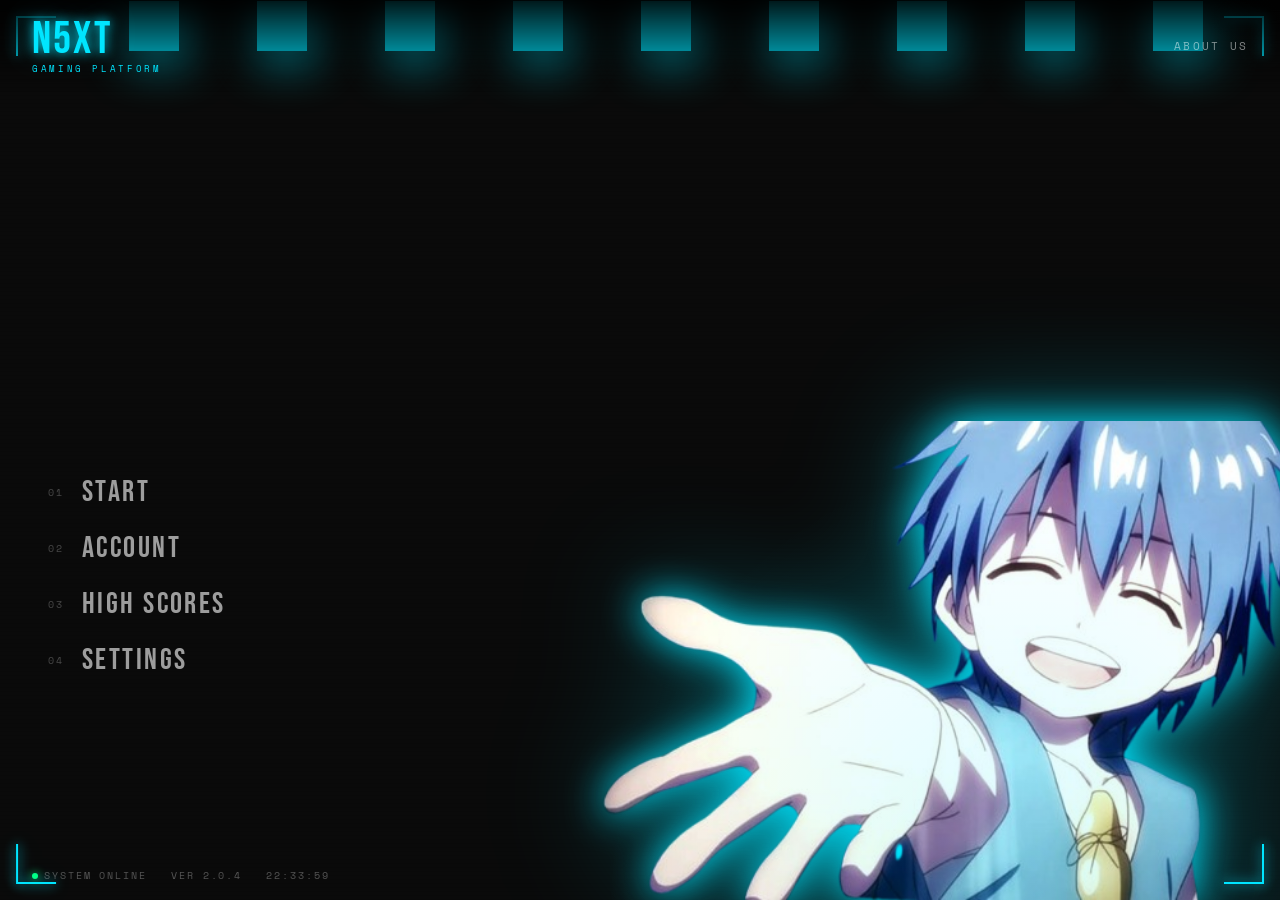
<file: index.html>
<!DOCTYPE html>
<html lang="en">
<head>
    <meta charset="UTF-8">
    <meta name="viewport" content="width=device-width, initial-scale=1.0">
    <title>N5XT</title>
    <link rel="stylesheet" href="Main/design.css">
    <link rel="preconnect" href="https://fonts.googleapis.com">
    <link rel="preconnect" href="https://fonts.gstatic.com" crossorigin>
    <link href="https://fonts.googleapis.com/css2?family=Space+Mono:ital,wght@0,400;0,700;1,400&family=Bebas+Neue&family=Source+Code+Pro:wght@300;400;600&display=swap" rel="stylesheet">
    <link rel="stylesheet" href="https://fonts.cdnfonts.com/css/ica-rubrik-black">
</head>
<body>
    <div id="Gefx">
            <span style="--x:2.5s; --posl:10%;"></span>
            <span style="--x:1.9s; --posl:20%;"></span>
            <span style="--x:2s; --posl:30%;"></span>
            <span style="--x:3s; --posl:40%;"></span>
            <span style="--x:4.3s; --posl:50%;"></span>
            <span style="--x:4.9s; --posl:60%;"></span>
            <span style="--x:2.2s; --posl:70%;"></span>
            <span style="--x:1.5s; --posl:80%;"></span>
            <span style="--x:4.5s; --posl:90%;"></span>
    </div>

    <!-- Screen wipe transition -->
    <div id="HIDE"></div>

    <!-- Particle background -->
    <canvas id="particles"></canvas>

    <!-- Scanline overlay -->
    <div id="scanlines"></div>

    <!-- Corner decorations -->
    <div class="corner corner-tl"></div>
    <div class="corner corner-tr"></div>
    <div class="corner corner-bl"></div>
    <div class="corner corner-br"></div>

    <!-- Header -->
    <header id="header">
        <div id="logo">
            <span class="logo-main">N5XT</span>
            <span class="logo-sub">GAMING PLATFORM</span>
        </div>
        <nav id="top-nav">
            <div class="nav-link" onclick="abt()">About Us</div>
            <button id="logout-btn" onclick="Logout()">[ LOGOUT ]</button>
        </nav>
    </header>

    <!-- Hero character image -->
    <div id="hero-img">
        <img src="Image/cool.png" id="imgr" alt="Character">
        <div id="hero-glow"></div>
    </div>

    <!-- Status bar -->
    <div id="status-bar">
        <span class="status-item"><span class="status-dot"></span>SYSTEM ONLINE</span>
        <span class="status-item">VER 2.0.4</span>
        <span class="status-item" id="clock"></span>
    </div>

    <!-- Main menu -->
    <nav id="main-menu">
        <div class="menu-label"></div>
        <button class="menu-btn" onclick="startups()">
            <span class="btn-index">01</span>
            <span class="btn-text">START</span>
            <span class="btn-arrow">→</span>
        </button>
        <button class="menu-btn" onclick="account()">
            <span class="btn-index">02</span>
            <span class="btn-text">ACCOUNT</span>
            <span class="btn-arrow">→</span>
        </button>
        <button class="menu-btn" onclick="Scores()">
            <span class="btn-index">03</span>
            <span class="btn-text">HIGH SCORES</span>
            <span class="btn-arrow">→</span>
        </button>
        <button class="menu-btn" onclick="Settings()">
            <span class="btn-index">04</span>
            <span class="btn-text">SETTINGS</span>
            <span class="btn-arrow">→</span>
        </button>
    </nav>

    <!-- Game selection overlay -->
    <div id="game-overlay">
        <div id="game-overlay-inner">
            <div id="overlay-header">
                <h2>SELECT GAME</h2>
                <button id="overlay-close" onclick="closeOverlay()">✕ CLOSE</button>
            </div>
            <div id="game-grid">
                <div class="game-card" style="--img:url('../Image/card.jpeg')" onmouseover="hoverText(0)" onclick="Blackjack()">
                    <div class="card-bg"></div>
                    <div class="card-shimmer"></div>
                    <div class="card-content">
                        <span class="card-num">01</span>
                        <h3 class="card-title">BLACK JACK</h3>
                        <p class="card-tag">CARD GAME</p>
                    </div>
                    <div class="card-hover-bar"></div>
                </div>
                <div class="game-card" style="--img:url('../Image/TTT.jpg')" onmouseover="hoverText(1)" onclick="TTT()">
                    <div class="card-bg"></div>
                    <div class="card-shimmer"></div>
                    <div class="card-content">
                        <span class="card-num">02</span>
                        <h3 class="card-title">TIC TAC TOE</h3>
                        <p class="card-tag">STRATEGY</p>
                    </div>
                    <div class="card-hover-bar"></div>
                </div>
                <div class="game-card" style="--img:url('../Image/pingpong.png')" onmouseover="hoverText(2)" onclick="pingpong()">
                    <div class="card-bg"></div>
                    <div class="card-shimmer"></div>
                    <div class="card-content">
                        <span class="card-num">03</span>
                        <h3 class="card-title">PING PONG</h3>
                        <p class="card-tag">STRATEGY</p>
                    </div>
                    <div class="card-hover-bar"></div>  
                </div>
                <div class="game-card" style="--img:url('../Image/Jumpy.png')" onmouseover="hoverText(3)" onclick="bird()">
                    <div class="card-bg"></div>
                    <div class="card-shimmer"></div>
                    <div class="card-content">
                        <span class="card-num">04</span>
                        <h3 class="card-title">Jump Bird</h3>
                        <p class="card-tag">FUN</p>
                    </div>
                </div>
                <div class="game-card" style="--img:url('../Image/Dodgy.png')" onmouseover="hoverText(4)" onclick="Dodge()">
                    <div class="card-bg"></div>
                    <div class="card-shimmer"></div>
                    <div class="card-content">
                        <span class="card-num">05</span>
                        <h3 class="card-title">DEFLECT</h3>
                        <p class="card-tag">FAST PACED</p>
                    </div>
                </div>
            </div>
            <!-- Game info panel -->
            <div id="game-info-panel">
                <div id="game-info-name">—</div>
                <div id="game-info-desc">Hover a game to see details.</div>
            </div>
        </div>
    </div>
    <div id="settings-overlay">
        <div id="settings-overlay-inner">
            <h1>SETTINGS</h1>
            <div id="line"></div>
            <div id="settings-main">
                <!-- Color Wheel Setting -->
                <div class="setting-item">
                    <label for="color-wheel">Theme Color</label>
                    <input type="color" id="color-wheel" name="colorWheel" value="#3498db">
                </div>

                <!-- Save Button -->
                <button id="save-settings" class="save-btn">Save Settings</button>
                <div id="save-status"></div>
            </div>
        </div>
    </div>

    <div class="about" id="about">
        <div class="Header">About Us</div>
        <div class="Body">

Our team at Group N5XT consists of first year students who are passionate about developing simple and enjoyable web experiences. As a part of our school work, we built a mini game website inspired by Friv type of platforms.
<br>
<br>
The website contains 5 different games all of which aim to be simple so that anyone can play them and have a good time. The main focus of the project is to merge the ideas and programming skills of the team members while at the same time providing an interactive experience.
<br>
<br>
We intentionally kept the website layout simple so that users can easily move from one game to another and even see what else we have created.

</div>
    </div>
    <div id="toast-container" class="toast-container"></div>
    <script src="Main/code.js"></script>
</body>
</html>
</file>
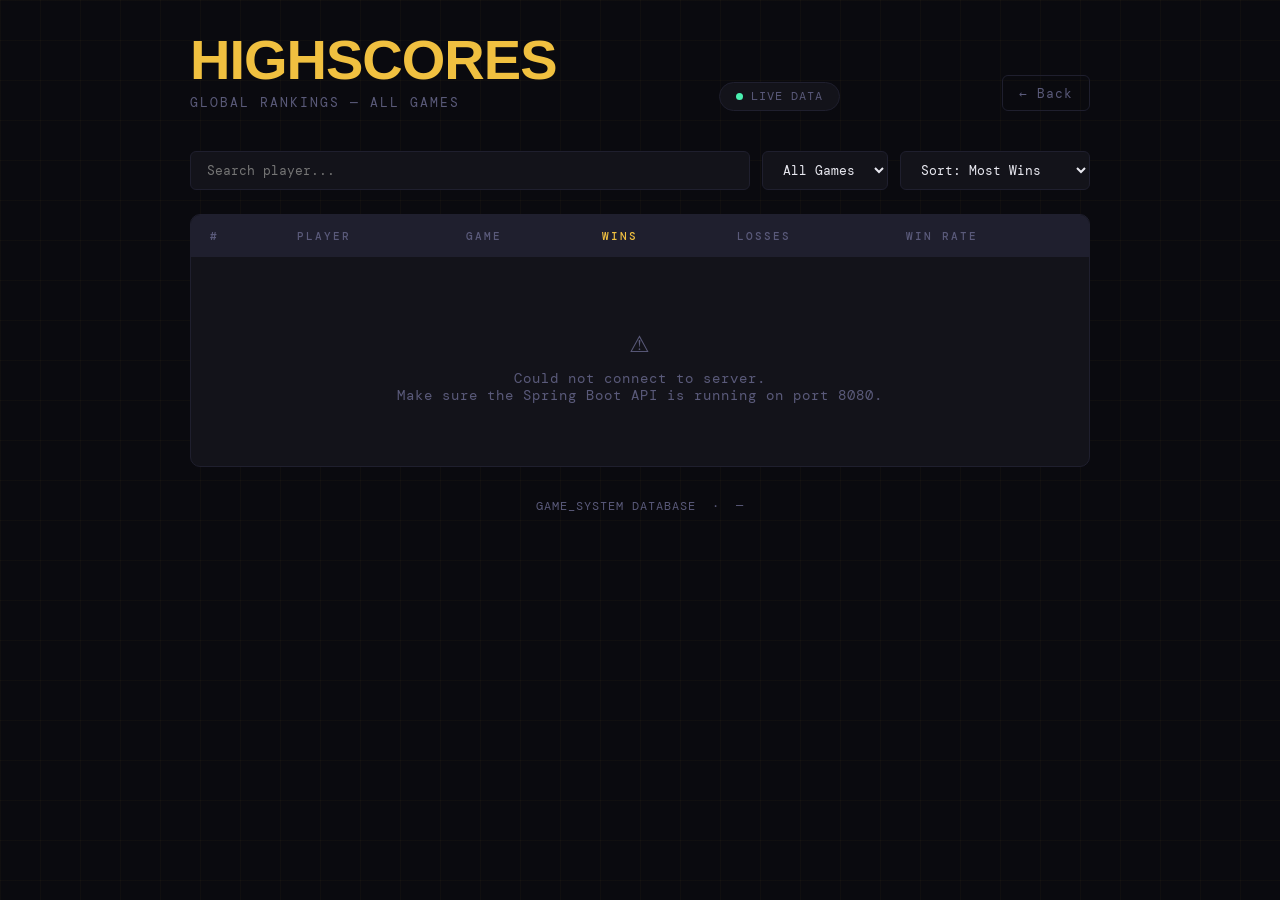
<file: highscores.html>
<html>
    <head>
        <meta charset="UTF-8"/>
        <meta name="viewport" content="width=device-width, initial-scale=1.0"/>
        <title>Highscores</title>
        <link href="https://fonts.googleapis.com/css2?family=Syne:wght@700;800&family=DM+Mono:wght@400;500&display=swap" rel="stylesheet"/>
        <link rel="stylesheet" href="Main/highscores.css">
    </head>
    <body>
        <div class="wrapper">
        <header>
            <div class="title-block">
            <h1>HIGHSCORES</h1>
            <p>Global Rankings — All Games</p>
            </div>
            <div class="live-badge"><span class="dot"></span>Live Data</div>
            <button class="back-btn" onclick="goBack()">← Back</button>
        </header>

        <div class="controls">
            <input type="text" id="searchInput" placeholder="Search player..." oninput="renderTable()"/>
            <select id="gameFilter" onchange="renderTable()">
            <option value="">All Games</option>
            </select>
            <select id="sortBy" onchange="renderTable()">
                <option value="wins">Sort: Most Wins</option>
                <option value="winrate">Sort: Win Rate</option>
                <option value="losses">Sort: Most Losses</option>
                <option value="total">Sort: Total Games</option>
            </select>
        </div>

        <div class="table-wrap">
            <table>
            <thead>
                <tr>
                <th>#</th>
                <th>Player</th>
                <th>Game</th>
                <!-- FIX: Pass `this` so setSortCol knows which <th> to mark as sorted -->
                <th class="sortable sorted" onclick="setSortCol('wins', this)">Wins</th>
                <th class="sortable" onclick="setSortCol('losses', this)">Losses</th>
                <th>Win Rate</th>
                </tr>
            </thead>
            <tbody id="tableBody">
                <tr><td colspan="6"><div class="state-msg"><div class="spinner"></div></div></td></tr>
            </tbody>
            </table>
        </div>

        <footer>GAME_SYSTEM DATABASE &nbsp;·&nbsp; <span id="lastUpdated">—</span></footer>
        </div>

        <script src="Main/highscores.js"></script>
    </body>
</html>
</file>
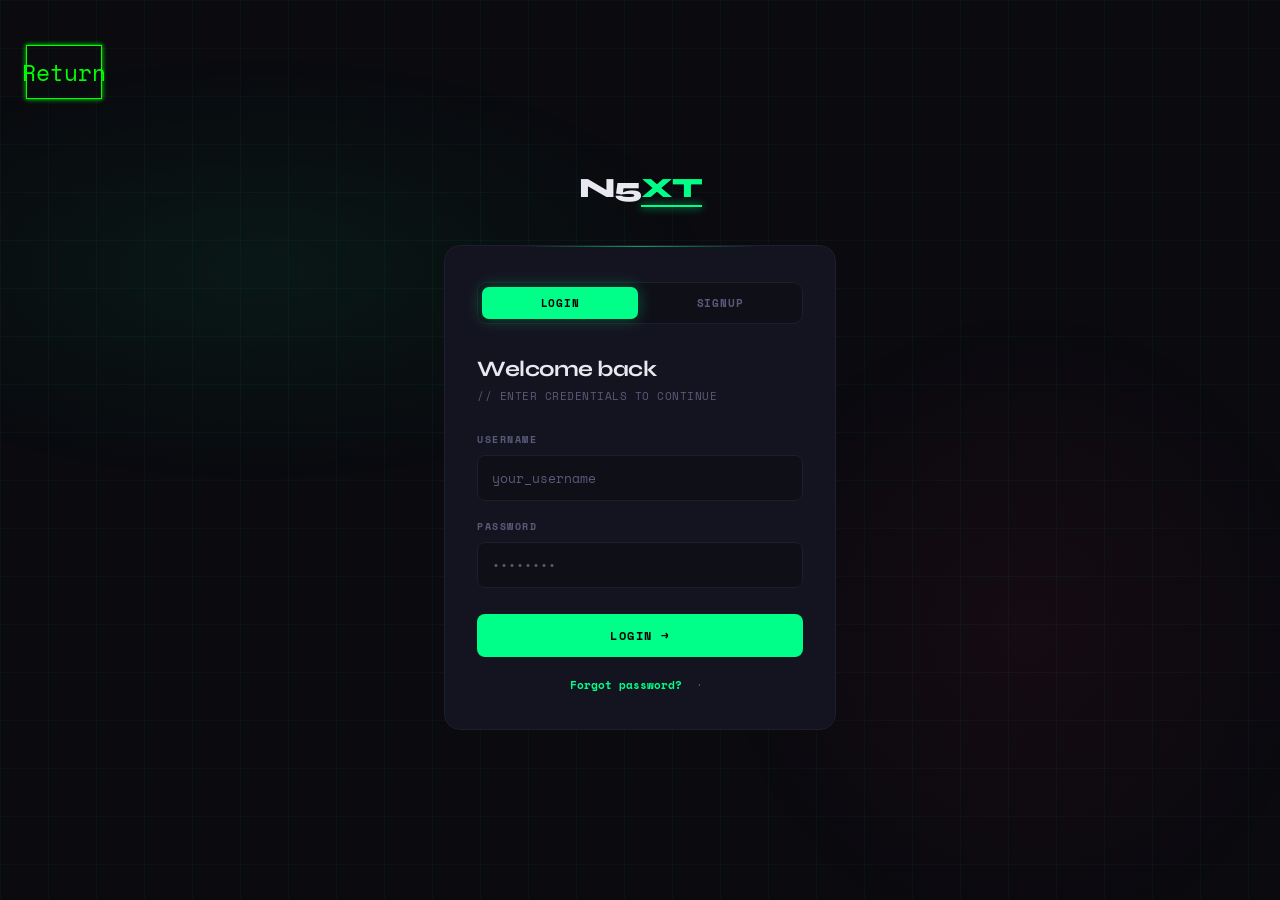
<file: Login.html>
<!DOCTYPE html>
<html lang="en">
  <head>
    <meta charset="UTF-8"/>
    <meta name="viewport" content="width=device-width, initial-scale=1.0"/>
    <title>N5XT — Login</title>
    <link rel="stylesheet" href="Login/style.css"/>
  </head>
  <body>

    <div class="wrapper">
      <div class="logo">N5<span>XT</span></div>

      <div class="card" id="mainCard">

        <!-- TABS -->
        <div class="tabs" id="mainTabs">
          <button class="tab active" onclick="switchTabAndSwitch('login')">LOGIN</button>
          <button class="tab" onclick="switchTabAndSwitch('signup')">SIGNUP</button>
        </div>

        <!-- ═══════════ LOGIN ═══════════ -->
        <div class="page active" id="page-login">
          <div class="card-title">Welcome back</div>
          <div class="card-sub">// ENTER CREDENTIALS TO CONTINUE</div>

          <div class="field">
            <label>Username</label>
            <input type="text" id="login-user" placeholder="your_username" autocomplete="username"/>
          </div>
          <div class="field">
            <label>Password</label>
            <input type="password" id="login-pass" placeholder="••••••••" autocomplete="current-password"/>
          </div>

          <button class="btn" onclick="doLogin(this)">LOGIN →</button>

          <div class="link-row">
            <a onclick="switchPage('otp')">Forgot password?</a>
            &nbsp;·&nbsp;
          </div>
        </div>

        <!-- ═══════════ SIGNUP ═══════════ -->
        <div class="page" id="page-signup">
          <div class="card-title">Create account</div>
          <div class="card-sub">// JOIN THE LEADERBOARD</div>

          <div class="field">
            <label>Username</label>
            <input type="text" id="su-user" placeholder="cool_username"/>
          </div>
          <div class="field">
            <label>Email</label>
            <input type="email" id="su-email" placeholder="you@example.com"/>
          </div>
          <div class="field">
            <label>Password</label>
            <input type="password" id="su-pass" placeholder="••••••••"
                  oninput="updateStrength(this.value)"/>
            <div class="strength-bar">
              <div class="strength-seg" id="seg1"></div>
              <div class="strength-seg" id="seg2"></div>
              <div class="strength-seg" id="seg3"></div>
              <div class="strength-seg" id="seg4"></div>
            </div>
            <div class="strength-label" id="strength-label">Type a password</div>
          </div>

          <button class="btn" onclick="doSignup(this)">CREATE ACCOUNT →</button>

          <div class="link-row">
            Already have an account? <a onclick="switchTabAndSwitch('login')">Log in</a>
          </div>
        </div>

        <!-- ═══════════ FORGOT PASSWORD — Email + OTP ═══════════ -->
        <div class="page" id="page-otp">
          <div class="card-title">Verify identity</div>
          <div class="card-sub">// RESET YOUR PASSWORD</div>

          <div class="field">
            <label>Email address</label>
            <input type="email" id="otp-email" placeholder="you@example.com"/>
          </div>

          <button class="btn btn-ghost" style="margin-bottom:8px" onclick="sendOtp(this)">
            SEND OTP →
          </button>

          <div class="divider">ENTER CODE</div>

          <p class="otp-hint">Enter the 6-digit code sent to your email</p>
          <div class="otp-group" id="otpInputs">
            <input type="text" maxlength="1"
                  oninput="otpNext(this,0,'otpInputs')" onkeydown="otpBack(event,0,'otpInputs')" onpaste="handleOtpPaste(event,'otpInputs')"/>
            <input type="text" maxlength="1"
                  oninput="otpNext(this,1,'otpInputs')" onkeydown="otpBack(event,1,'otpInputs')" onpaste="handleOtpPaste(event,'otpInputs')"/>
            <input type="text" maxlength="1"
                  oninput="otpNext(this,2,'otpInputs')" onkeydown="otpBack(event,2,'otpInputs')" onpaste="handleOtpPaste(event,'otpInputs')"/>
            <input type="text" maxlength="1"
                  oninput="otpNext(this,3,'otpInputs')" onkeydown="otpBack(event,3,'otpInputs')" onpaste="handleOtpPaste(event,'otpInputs')"/>
            <input type="text" maxlength="1"
                  oninput="otpNext(this,4,'otpInputs')" onkeydown="otpBack(event,4,'otpInputs')" onpaste="handleOtpPaste(event,'otpInputs')"/>
            <input type="text" maxlength="1"
                  oninput="otpNext(this,5,'otpInputs')" onkeydown="otpBack(event,5,'otpInputs')" onpaste="handleOtpPaste(event,'otpInputs')"/>
          </div>

          <button class="btn" onclick="verifyOtp(this)">VERIFY CODE →</button>

          <div class="resend-row">
            Didn't get it?
            <button class="resend-btn" id="forgotResendBtn" onclick="resendForgotOtp()" disabled>
              Resend in <span id="countdown">60</span>s
            </button>
          </div>

          <div class="link-row"><a onclick="switchPage('login')">← Back to login</a></div>
        </div>

        <!-- ═══════════ CHANGE PASSWORD ═══════════ -->
        <div class="page" id="page-changepass">
          <div class="card-title">New password</div>
          <div class="card-sub">// SET YOUR NEW CREDENTIALS</div>

          <div class="field">
            <label>New password</label>
            <input type="password" id="cp-new" placeholder="••••••••"
                  oninput="updateStrength2(this.value)"/>
            <div class="strength-bar">
              <div class="strength-seg" id="cseg1"></div>
              <div class="strength-seg" id="cseg2"></div>
              <div class="strength-seg" id="cseg3"></div>
              <div class="strength-seg" id="cseg4"></div>
            </div>
            <div class="strength-label" id="cstrength-label">Type a password</div>
          </div>
          <div class="field">
            <label>Confirm password</label>
            <input type="password" id="cp-confirm" placeholder="••••••••"/>
          </div>

          <button class="btn" onclick="doChangePass(this)">UPDATE PASSWORD →</button>
          <div class="link-row"><a onclick="switchPage('login')">← Cancel</a></div>
        </div>

      </div><!-- /card -->
    </div><!-- /wrapper -->

    <!-- ═══════════ OTP POPUP MODAL (login & signup) ═══════════ -->
    <div class="modal-backdrop" id="modal-backdrop">
      <div class="modal">
        <button class="modal-close" onclick="closeOtpModal()">✕ ESC</button>

        <div class="modal-icon">🔐</div>
        <div class="modal-title">Check your email</div>
        <p class="modal-sub">
          We sent a 6-digit code to<br/>
          <span id="modal-email-display"></span>
        </p>

        <div class="otp-group" id="modalOtpInputs">
          <input type="text" maxlength="1"
                oninput="otpNext(this,0,'modalOtpInputs')" onkeydown="otpBack(event,0,'modalOtpInputs')" onpaste="handleOtpPaste(event,'modalOtpInputs')"/>
          <input type="text" maxlength="1"
                oninput="otpNext(this,1,'modalOtpInputs')" onkeydown="otpBack(event,1,'modalOtpInputs')" onpaste="handleOtpPaste(event,'modalOtpInputs')"/>
          <input type="text" maxlength="1"
                oninput="otpNext(this,2,'modalOtpInputs')" onkeydown="otpBack(event,2,'modalOtpInputs')" onpaste="handleOtpPaste(event,'modalOtpInputs')"/>
          <input type="text" maxlength="1"
                oninput="otpNext(this,3,'modalOtpInputs')" onkeydown="otpBack(event,3,'modalOtpInputs')" onpaste="handleOtpPaste(event,'modalOtpInputs')"/>
          <input type="text" maxlength="1"
                oninput="otpNext(this,4,'modalOtpInputs')" onkeydown="otpBack(event,4,'modalOtpInputs')" onpaste="handleOtpPaste(event,'modalOtpInputs')"/>
          <input type="text" maxlength="1"
                oninput="otpNext(this,5,'modalOtpInputs')" onkeydown="otpBack(event,5,'modalOtpInputs')" onpaste="handleOtpPaste(event,'modalOtpInputs')"/>
        </div>

        <button class="btn" onclick="verifyModalOtp(this)">VERIFY & CONTINUE →</button>

        <div class="modal-resend">
          Didn't get it?
          <button id="modal-resend-btn" onclick="modalResendOtp()" disabled>
            Resend in <span id="modal-countdown">60</span>s
          </button>
        </div>
      </div>
    </div>

      <!-- TOAST -->
      <div class="toast" id="toast">
        <div class="toast-dot"></div>
        <span id="toast-msg"></span>
      </div>

      <div class="return" id="return" onclick="window.location.href = 'index.html'">Return</div>
    <script src="Login/script.js"></script>
  </body>
</html>
</file>
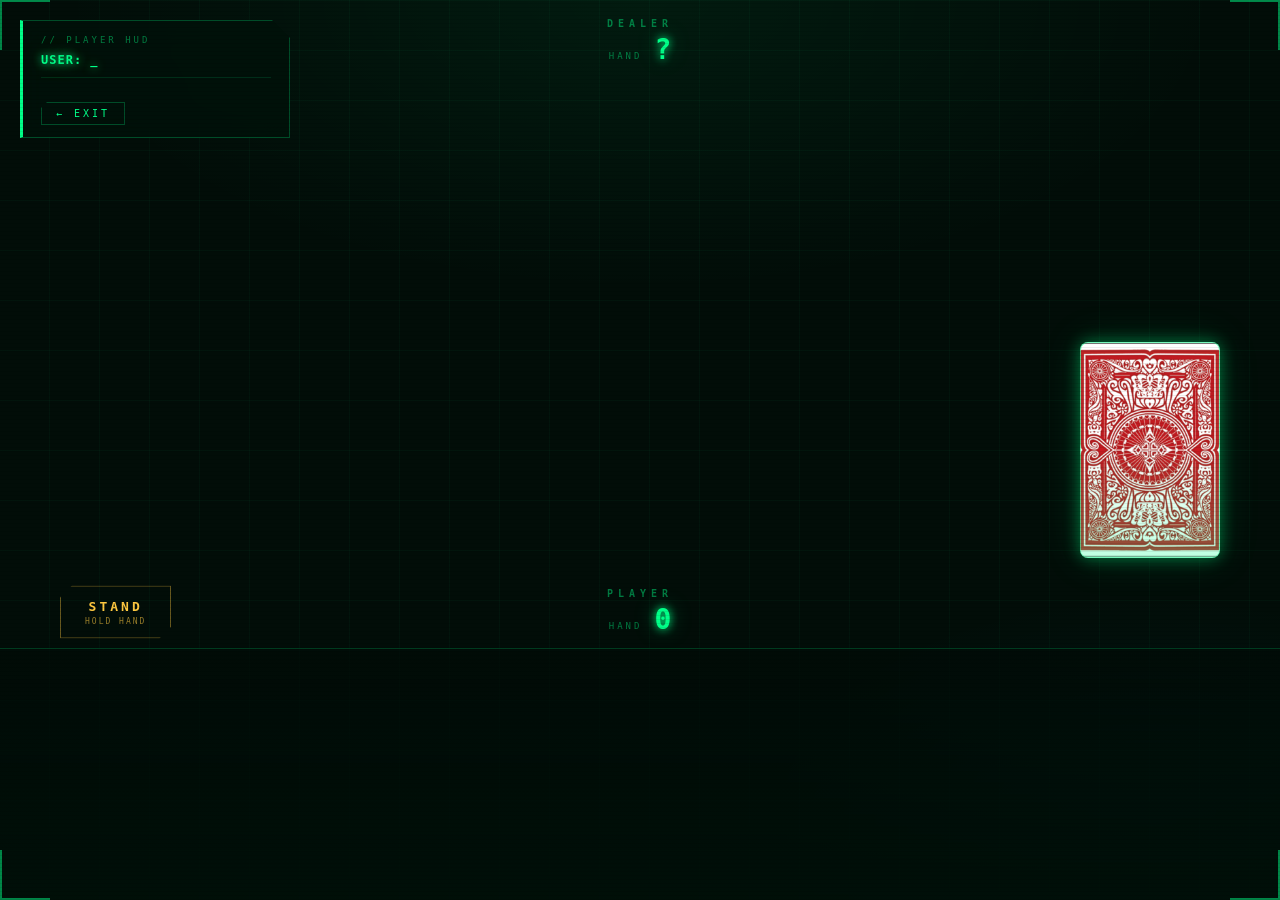
<file: Games/Blackjack/Blackjack.html>
<html>
    <head>
        <meta charset="UTF-8">
        <meta name="viewport" content="width=device-width, initial-scale=1.0">
        <title>BLACKJACK // CYBER</title>
        <link rel="stylesheet" href="Blackjack.css">
        <link rel="stylesheet" href="keyframes.css">
    </head>
    <body>

        <!-- Intro wipe -->
        <div id="HIDE"></div>

        <!-- Scanline overlay -->
        <div id="scanlines"></div>

        <!-- Corner decorations -->
        <div class="corner tl"></div>
        <div class="corner tr"></div>
        <div class="corner bl"></div>
        <div class="corner br"></div>

        <!-- HUD Panel -->
        <div id="Window">
            <div class="hud-label">// PLAYER HUD</div>
            <div id="user_tag">USER: <span id="uname_val"><span class="blink">_</span></span></div>

            <button id="back" onclick="returnn()">&#x2190; EXIT</button>
        </div>

        <!-- Enemy zone -->
        <div id="enemy_zone">
            <div class="zone-label">DEALER</div>
            <div id="enemy_score_display">
                <span class="zone-sub">HAND</span>
                <span id="enemy_total" class="hand-total">?</span>
            </div>
            <div id="enemy_c"></div>
        </div>

        <!-- Middle hit button -->
        <div id="hit_zone">
            <button onclick="callHit()" id="hit" class="hit">

            </button>
        </div>

        <!-- Player hand label -->
        <div id="player_zone_label">
            <div class="zone-label">PLAYER</div>
            <div id="player_score_display">
                <span class="zone-sub">HAND</span>
                <span id="player_total" class="hand-total">0</span>
            </div>
        </div>

        <!-- Player card tray -->
        <div id="user_deck">
            <div id="Card_c"></div>
        </div>

        <!-- Stand button -->
        <button onclick="callStand()" id="stand">
            <span>STAND</span>
            <span class="btn-sub">HOLD HAND</span>
        </button>

        <!-- Result overlay -->
        <div id="result-overlay">
            <div id="result-box">
                <div id="result-tag"></div>
                <div id="result-title"></div>
                <div id="result-detail"></div>
                <button id="result-btn" onclick="dismissResult()">[ NEXT ROUND ]</button>
            </div>
        </div>

        <script src="../MainJs.js"></script>
        <script src="BJD.js"></script>
        <script src="Blackjack.js"></script>
        <script src="Css.js"></script>
    </body>
</html>
</file>
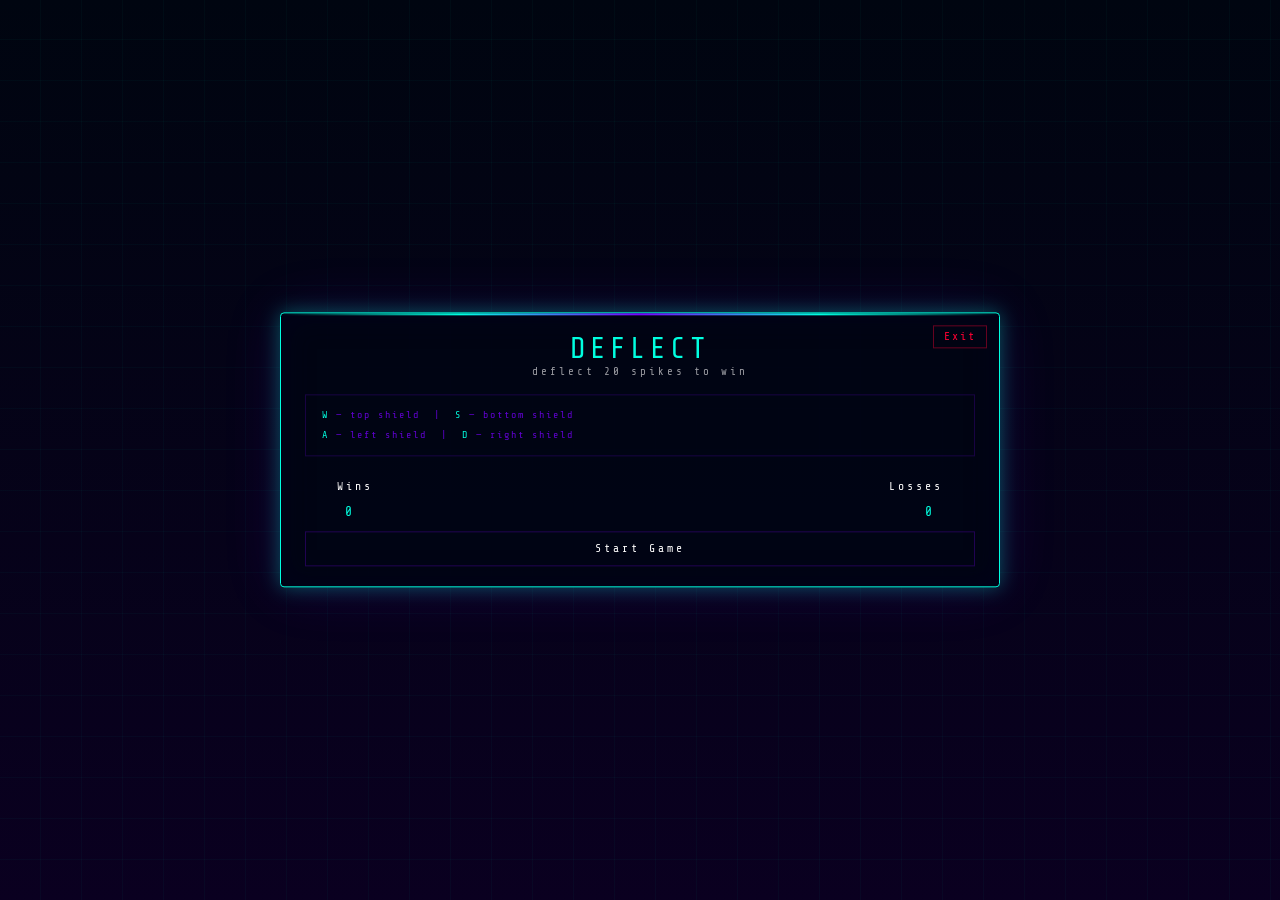
<file: Games/Dodgy/Dodge.html>
<html>
    <head>
        <title>Dodge</title>
        <link rel="stylesheet" href="Dodge.css">
    </head>
    <body>

        <!-- MAIN MENU -->
        <div class="menu active" id="menu">
            <button class="exit" onclick="window.location.href = '../../index.html'">Exit</button>
            DEFLECT
            <div class="subtitle">deflect 20 spikes to win</div>

            <div class="controls">
                <span>W</span> — top shield &nbsp;|&nbsp; <span>S</span> — bottom shield<br>
                <span>A</span> — left shield &nbsp;|&nbsp; <span>D</span> — right shield
            </div>

            <div id="text-score">
                <div style="display:flex;justify-content:space-between;padding:12px 32px;font-size:40%;color:#fff;letter-spacing:3px;">
                    <div>Wins</div><div>Losses</div>
                </div>
                <div style="display:flex;justify-content:space-between;padding:0 40px 12px;font-size:45%;color:#00ffe0;letter-spacing:3px;">
                    <div id="stat-wins">0</div>
                    <div id="stat-losses">0</div>
                </div>
            </div>

            <div class="status" onclick="startGame()">Start Game</div>
        </div>

        <!-- GAME SCREEN -->
        <div class="game" id="game">
            <div id="game-title">DODGE</div>

            <div class="stats">
                <div class="hearts">Hearts: <span id="hearts">3</span> ♥</div>
                <div class="score">Score: <span id="score">0</span>/20</div>
            </div>

            <div class="user" id="user">
                <div class="shield" id="shield"></div>
            </div>
        </div>

        <!-- TOAST -->
        <div class="toast" id="toast">
            <div class="toast-dot"></div>
            <span id="toast-msg"></span>
        </div>

        <script src="Dodge.js"></script>
    </body>
</html>
</file>
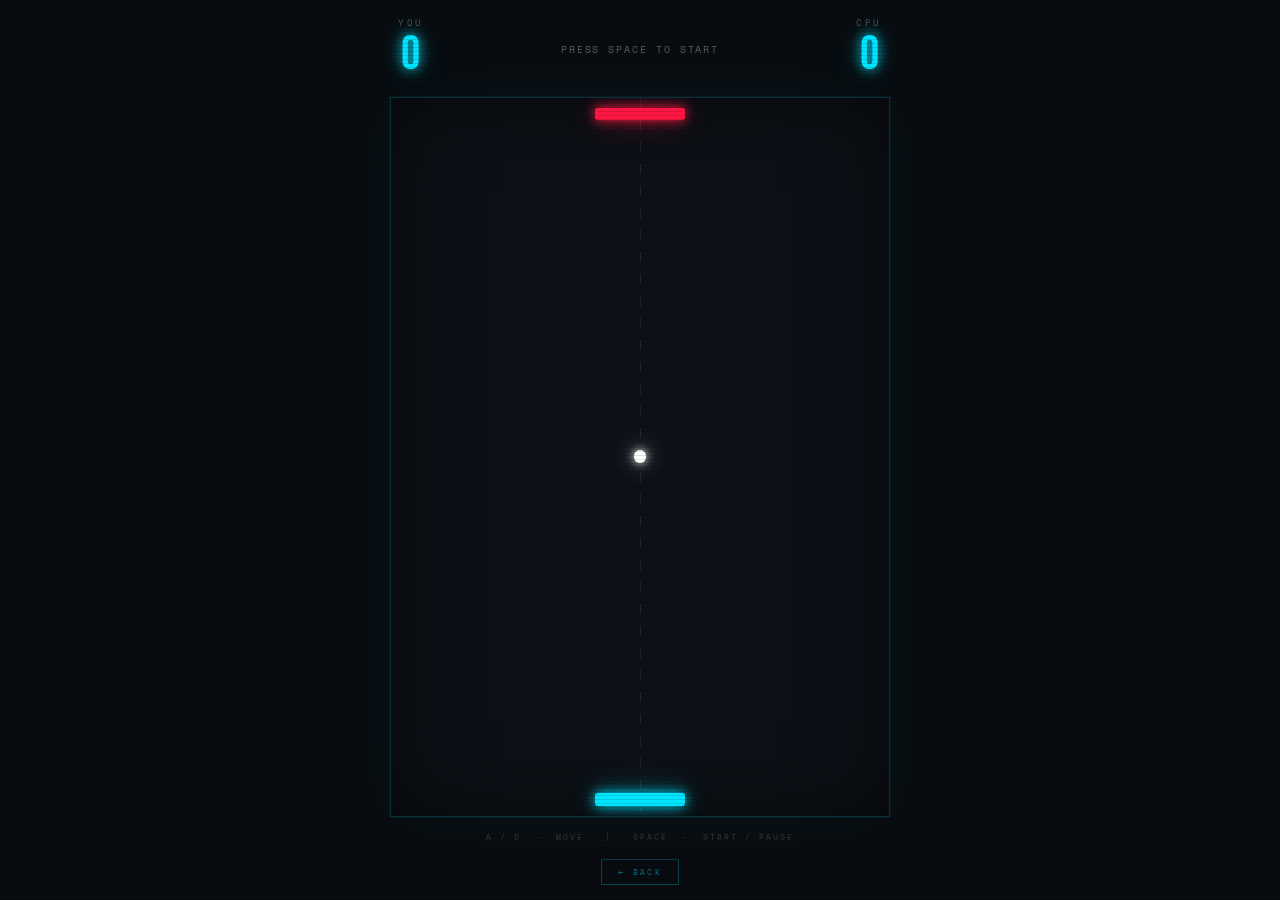
<file: Games/pingpong/pingpong.html>
<!DOCTYPE html>
<html lang="en">
<head>
    <meta charset="UTF-8">
    <title>N5XT — PING PONG</title>
    <link rel="preconnect" href="https://fonts.googleapis.com">
    <link href="https://fonts.googleapis.com/css2?family=Bebas+Neue&family=Space+Mono:wght@400;700&display=swap" rel="stylesheet">
    <link rel="stylesheet" href="pingpong.css">
</head>
<body>

    <div id="scanlines"></div>

    <!-- Scores -->
    <div id="hud">
        <div class="score-block">
            <span class="score-label">YOU</span>
            <span class="score-value" id="user-score">0</span>
        </div>
        <div id="hud-center">
            <span id="game-status">PRESS SPACE TO START</span>
        </div>
        <div class="score-block">
            <span class="score-label">CPU</span>
            <span class="score-value" id="enemy-score">0</span>
        </div>
    </div>

    <!-- Arena -->
    <div id="box">
        <div id="center-line"></div>
        <div id="ball"></div>
        <div id="enemy"></div>
        <div id="user"></div>
    </div>

    <!-- Controls hint -->
    <div id="controls">A / D &nbsp;·&nbsp; MOVE &nbsp;&nbsp;|&nbsp;&nbsp; SPACE &nbsp;·&nbsp; START / PAUSE</div>

    <!-- Back button -->
    <button id="back-btn" onclick="window.location.href = '../../index.html'">&#8592; BACK</button>

    <script src="pingpong.js"></script>
</body>
</html>
</file>
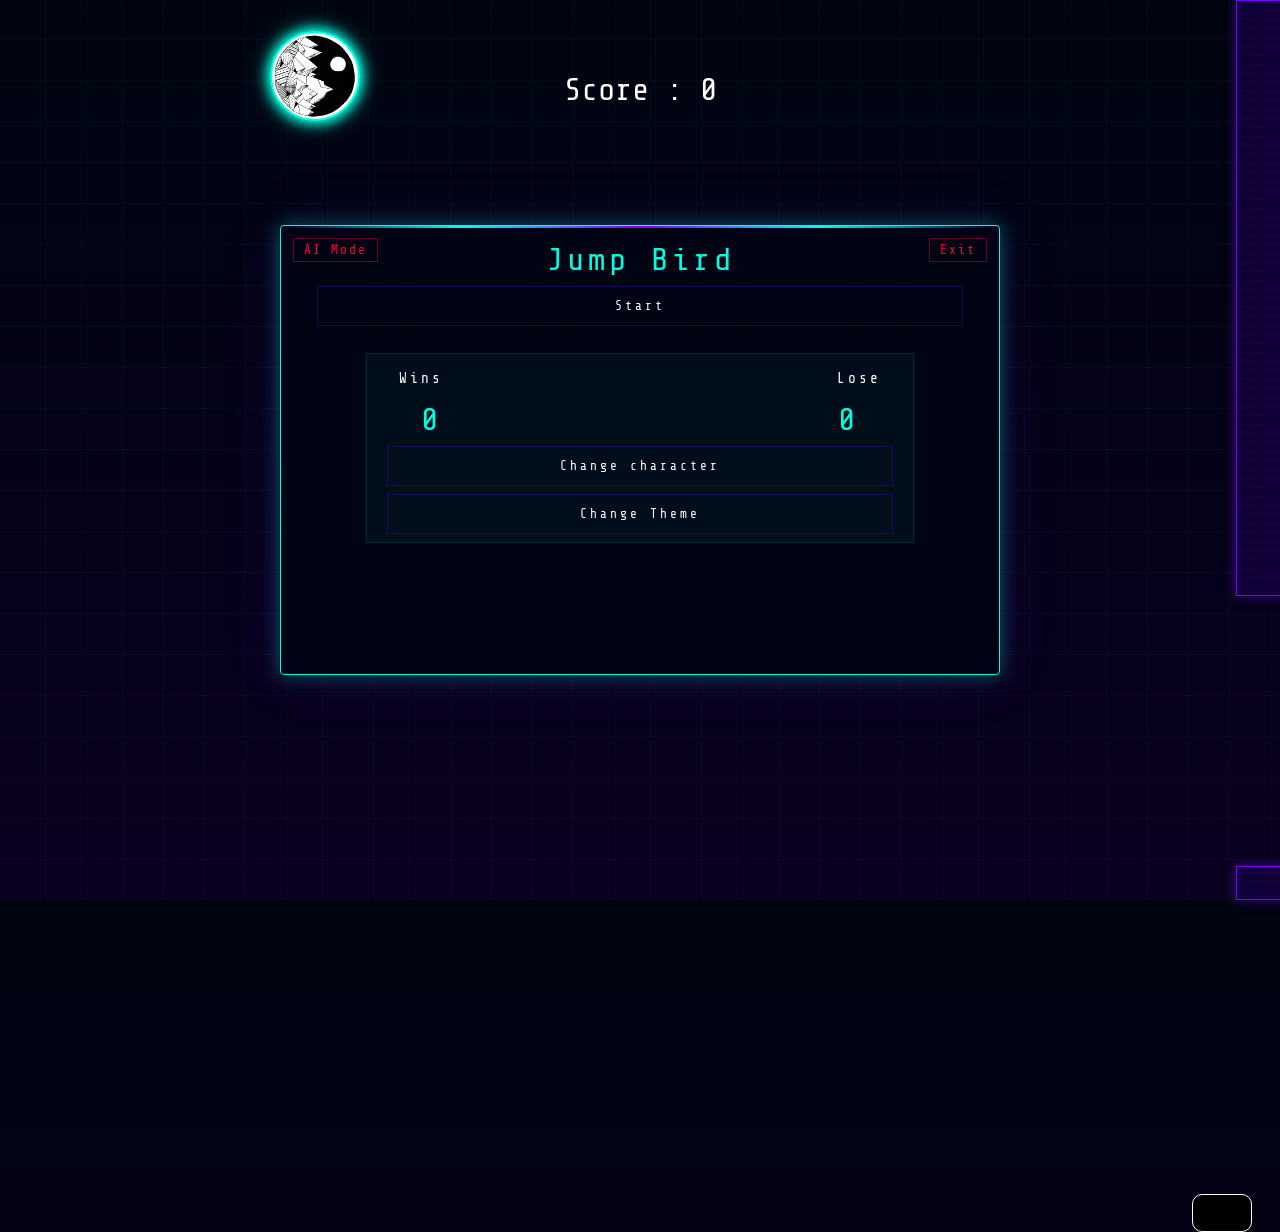
<file: Games/test/game.html>
<html>
    <head>
        <title>Bird</title>
        <link rel="stylesheet" href="game.css">
    </head>
    <body>
        <div id="game_score">Score : 0</div>
        <div id="je"></div>
        <div class="menu active" id="menu">
            
            <button class="exit" onclick="window.location.href = '../../index.html'">Exit</button>
            <button class="Ai" onclick="Aimode()">AI Mode</button>
            Jump Bird
            <div id="status" class="status" onclick="res()">Start</div>
            <div id="text-score">
                <div class="men">
                    <div>Wins</div>
                    <div>Lose</div>
                </div>
                <div class="scoress">
                    <div id="win">0</div>
                    <div id="lose">0</div>
                </div>
            <div class="status" onclick="changechar()">Change character</div>
            <div class="status" onclick="changetheme()">Change Theme</div>
            </div>
        </div>

        <div class="menu " id="menu2">
            <button class="return" onclick="changechar()">Return</button>    
            <div id="text-score">
                <div class="men">
                    <div >Character change</div>
                </div>
                <div class="men2">
                    <div class="chars"> 
                        <div>
                            <img src="image/mountains.jpg" onclick="img('image/mountains.jpg')">
                        </div>
                        <div>
                            <img src="image/Yin_yang.png" onclick="img('image/Yin_yang.png')">
                        </div>
                        <div>
                            <img src="image/spike.png" onclick="img('image/spike.png')">
                        </div>
                        <div>
                            <img src="image/illusion.jpg" onclick="img('image/illusion.jpg')">
                        </div>
                        <div>
                            <img src="image/Bluish.jpg" onclick="img('image/Bluish.jpg')">
                        </div>
                        <div>
                            <img src="image/Cl.png" onclick="img('image/Cl.png')">
                        </div>
                        <div>
                            <img src="image/glow.gif" onclick="img('image/glow.gif')">
                        </div>
                        <div>
                            <img src="image/blackhole.png" onclick="img('image/blackhole.png')">
                        </div>
                        <div>

                        </div>
                    </div>
                </div>
            </div>
        </div>

        <div class="menu" id="menu3">
            <button class="return" onclick="changetheme()">Return</button>
            <div id="text-score">
                <div class="men">
                    <div>Customizability</div>
                </div>
                <div class="men2">
                    <div class="chars"> 
                        <div class="setting-item">
                            Background-color
                            <input type="color" id="color-wheel" onchange="colorc(this,'bg')" name="colorWheel" value="#3498db">
                            Character-Glow
                            <input type="color" id="color-wheel" onchange="colorc(this,'cg')" name="colorWheel" value="#3498db">
                            KillBlocks-Color
                            <input type="color" id="color-wheel" onchange="colorc(this,'fircol')" name="colorWheel" value="#3498db">
                            <input type="color" id="color-wheel" onchange="colorc(this,'seccol')" name="colorWheel" value="#3498db">
                        </div>
                    </div>
                </div>
            </div>
        </div>
        <div id="Floatingcharacter" class="floatchar">

        </div>

        <div class="toast" id="toast">
            <div class="toast-dot"></div>
            <span id="toast-msg"></span>
        </div>
        <script src="game.js"></script>
    </body>
</html>
</file>
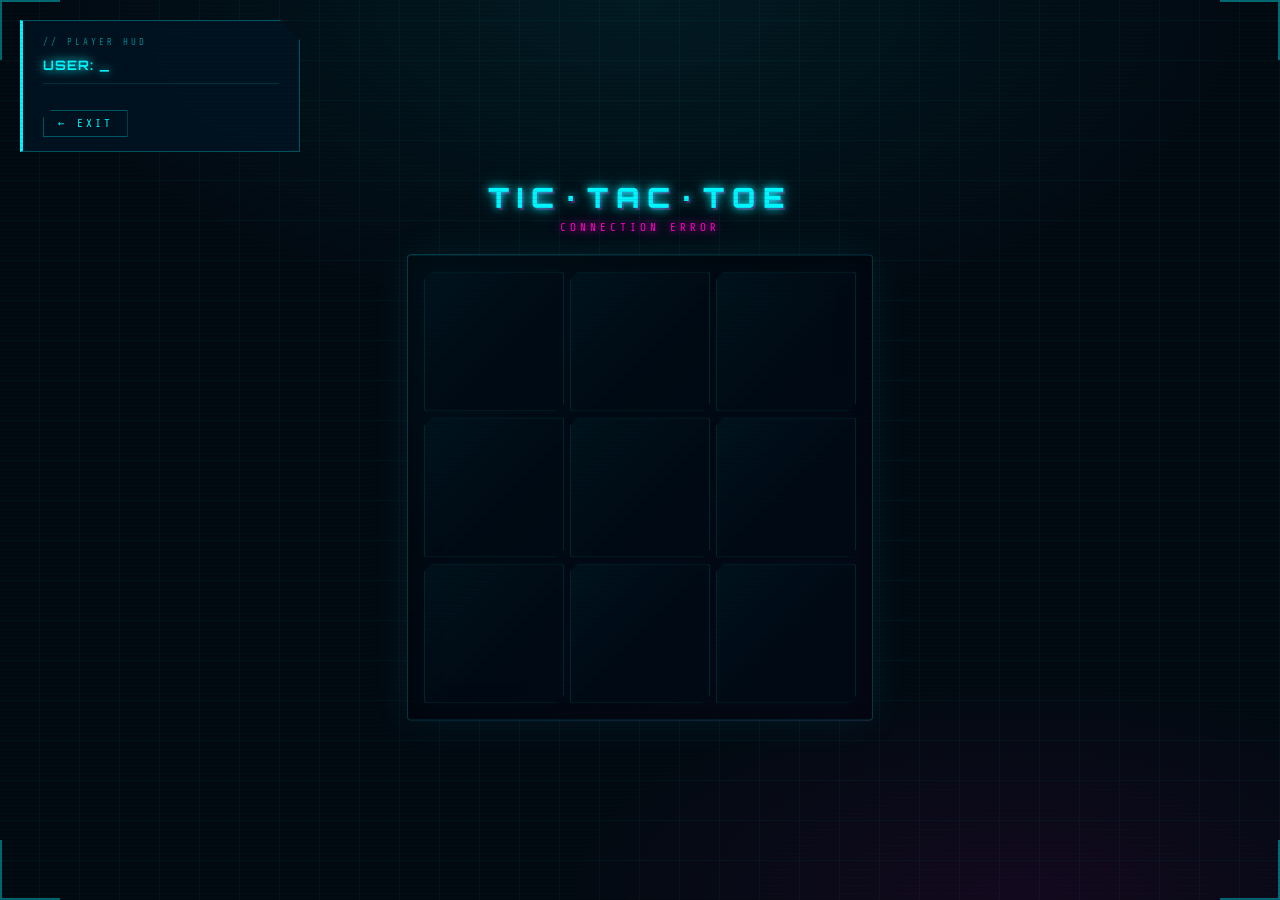
<file: Games/TTT/TTT.html>
<html>
    <head>
        <meta charset="UTF-8">
        <meta name="viewport" content="width=device-width, initial-scale=1.0">
        <title>TIC TAC TOE // CYBER</title>
        <link rel="stylesheet" href="TTT.css">
    </head>
    <body>

        <!-- Corner decorations -->
        <div class="corner-deco tl"></div>
        <div class="corner-deco tr"></div>
        <div class="corner-deco bl"></div>
        <div class="corner-deco br"></div>

        <!-- HUD Panel -->
        <div id="Window">
            <div id="user_tag">USER: <span id="uname_val"><span class="blink">_</span></span></div>



            <button id="back" onclick="returnn()">&#x2190; EXIT</button>
        </div>

        <!-- Game Board -->
        <div id="Board">
            <div id="board-title" data-text="TIC·TAC·TOE">TIC·TAC·TOE</div>
            <div id="turn-indicator">INITIALIZING<span class="blink">...</span></div>

            <div id="main_b">
                <div onclick="board(0,this)"></div>
                <div onclick="board(1,this)"></div>
                <div onclick="board(2,this)"></div>
                <div onclick="board(3,this)"></div>
                <div onclick="board(4,this)"></div>
                <div onclick="board(5,this)"></div>
                <div onclick="board(6,this)"></div>
                <div onclick="board(7,this)"></div>
                <div onclick="board(8,this)"></div>
            </div>
        </div>

        <!-- Result Overlay -->
        <div id="status-overlay">
            <div id="status-box">
                <div id="status-text"></div>
                <div id="status-sub"></div>
                <button id="status-continue" onclick="dismissStatus()">[ PLAY AGAIN ]</button>
            </div>
        </div>

        <script src="../MainJs.js"></script>
        <script src="TTT.js"></script>
    </body>
</html>
</file>
<file: Main/design.css>
@import url('https://fonts.cdnfonts.com/css/ica-rubrik-black');

/* ─── Variables ─── */
:root {
    --cyan:    #00e5ff;
    --red:     #ff1744;
    --white:   #f0f0f0;
    --dark:    #0a0a0a;
    --panel:   rgba(0,0,0,0.6);
    --border:  rgba(0, 229, 255, 0.18);
    --glow-c:  0 0 12px var(--cyan), 0 0 30px rgba(0,229,255,0.3);
    --glow-r:  0 0 12px var(--red),  0 0 30px rgba(255,23,68,0.3);
    --font-display: 'Bebas Neue', 'ICA Rubrik', sans-serif;
    --font-mono:    'Space Mono', 'Source Code Pro', monospace;
    --transition:   0.4s cubic-bezier(0.16, 1, 0.3, 1);
}

/* ─── Reset ─── */
*, *::before, *::after { box-sizing: border-box; margin: 0; padding: 0; }

html, body {
    width: 100%; height: 100%;
    overflow: hidden;
    background: var(--dark);
    color: var(--white);
    font-family: var(--font-mono);
}

/* ─── Particle Canvas ─── */
#particles {
    position: fixed;
    inset: 0;
    z-index: 0;
    pointer-events: none;
}

/* ─── Scanlines ─── */
#scanlines {
    position: fixed;
    inset: 0;
    z-index: 1;
    pointer-events: none;
    background: repeating-linear-gradient(
        to bottom,
        transparent 0px,
        transparent 3px,
        rgba(0, 0, 0, 0.08) 3px,
        rgba(0, 0, 0, 0.08) 4px
    );
}

/* ─── Corner Decorations ─── */
.corner {
    position: fixed;
    width: 40px; height: 40px;
    z-index: 10;
    pointer-events: none;
}
.corner::before, .corner::after {
    content: '';
    position: absolute;
    background: var(--cyan);
    box-shadow: var(--glow-c);
}
.corner::before { width: 100%; height: 2px; }
.corner::after  { width: 2px; height: 100%; }
.corner-tl { top: 16px; left: 16px; }
.corner-tr { top: 16px; right: 16px; transform: scaleX(-1); }
.corner-bl { bottom: 16px; left: 16px; transform: scaleY(-1); }
.corner-br { bottom: 16px; right: 16px; transform: scale(-1); }

/* ─── Screen Wipe ─── */
#HIDE {
    position: fixed;
    inset: 0;
    width: 0%;
    background: var(--dark);
    z-index: 9999;
    transition: width 1.2s cubic-bezier(0.7, 0, 1, 0.3);
}

/* ─── Header ─── */
#header {
    position: fixed;
    top: 0; left: 0; right: 0;
    z-index: 50;
    display: flex;
    align-items: center;
    justify-content: space-between;
    padding: 18px 32px;
    background: linear-gradient(to bottom, rgba(0,0,0,0.9) 0%, transparent 100%);
}

#logo {
    display: flex;
    flex-direction: column;
    line-height: 1;
}
.logo-main {
    font-family: var(--font-display);
    font-size: 2.8rem;
    letter-spacing: 0.05em;
    color: var(--cyan);
    text-shadow: var(--glow-c);
    animation: logoPulse 4s ease-in-out infinite;
}
.logo-sub {
    font-family: var(--font-mono);
    font-size: 0.55rem;
    letter-spacing: 0.3em;
    color: var(--cyan);
    margin-top: 2px;
}

@keyframes logoPulse {
    0%, 100% { text-shadow: 0 0 10px var(--cyan), 0 0 30px rgba(0,229,255,0.4); }
    50%       { text-shadow: 0 0 20px var(--cyan), 0 0 60px rgba(0,229,255,0.6), 0 0 100px rgba(0,229,255,0.2); }
}

#top-nav {
    display: flex;
    align-items: center;
    gap: 28px;
}
.nav-link {
    font-family: var(--font-mono);
    font-size: 0.7rem;
    letter-spacing: 0.2em;
    color: rgba(255,255,255,0.5);
    text-decoration: none;
    text-transform: uppercase;
    transition: color var(--transition);
    cursor:pointer;
}
.nav-link:hover { color: var(--cyan); text-shadow: var(--glow-c); }

#logout-btn {
    background: transparent;
    border: 1px solid rgba(255, 23, 68, 0.4);
    color: var(--red);
    font-family: var(--font-mono);
    font-size: 0.65rem;
    letter-spacing: 0.15em;
    padding: 7px 14px;
    cursor: pointer;
    transition: all var(--transition);
    display: none;
}
#logout-btn.visible { display: block; }
#logout-btn:hover {
    background: rgba(255,23,68,0.1);
    box-shadow: var(--glow-r);
    border-color: var(--red);
}

/* ─── Status Bar ─── */
#status-bar {
    position: fixed;
    bottom: 18px;
    left: 32px;
    z-index: 50;
    display: flex;
    gap: 24px;
    font-size: 0.6rem;
    letter-spacing: 0.2em;
    color: rgba(255,255,255,0.3);
}
.status-dot {
    display: inline-block;
    width: 6px; height: 6px;
    border-radius: 50%;
    background: #00ff88;
    box-shadow: 0 0 8px #00ff88;
    margin-right: 6px;
    animation: blink 2s ease-in-out infinite;
}
@keyframes blink { 0%,100% { opacity: 1; } 50% { opacity: 0.3; } }

/* ─── Hero Image ─── */
#hero-img {
    position: fixed;
    right: -2%;
    bottom: 0;
    width: min(55vw, 900px);
    height: 100%;
    z-index: 5;
    pointer-events: none;
    animation: heroFloat 6s ease-in-out infinite;
}
#hero-img img {
    width: 100%;
    height: 100%;
    object-fit: contain;
    object-position: bottom right;
    filter: drop-shadow(0 0 20px var(--cyan)) drop-shadow(0 0 60px rgba(0,229,255,0.3));
    transition: filter 0.6s ease;
}

/* Remove class-based overrides — filter is now set directly via JS */
#hero-glow {
    position: absolute;
    bottom: 0; right: 0;
    width: 100%; height: 50%;
    background: radial-gradient(ellipse at 60% 100%, rgba(0,229,255,0.15) 0%, transparent 70%);
}
@keyframes heroFloat {
    0%,100% { transform: translateY(0px); }
    33%      { transform: translateY(-12px) translateX(5px); }
    66%      { transform: translateY(-6px) translateX(-3px); }
}



/* ─── Main Menu ─── */
#main-menu {
    position: fixed;
    left: 48px;
    top: 50%;
    transform: translateY(-50%);
    z-index: 20;
    display: flex;
    flex-direction: column;
    gap: 4px;
}
.menu-label {
    font-size: 0.6rem;
    letter-spacing: 0.3em;
    color: var(--cyan);
    margin-bottom: 12px;
}
.menu-btn {
    position: relative;
    display: flex;
    align-items: center;
    gap: 14px;
    background: transparent;
    border: none;
    color: rgba(255,255,255,0.6);
    font-family: var(--font-display);
    font-size: 1.9rem;
    letter-spacing: 0.08em;
    padding: 8px 0;
    cursor: pointer;
    transition: all var(--transition);
    text-align: left;
    width: 260px;
    overflow: hidden;
}
.menu-btn::before {
    content: '';
    position: absolute;
    bottom: 0; left: 0;
    width: 0; height: 1px;
    background: var(--cyan);
    transition: width 0.4s ease;
    box-shadow: var(--glow-c);
}
.menu-btn:hover { color: var(--white); letter-spacing: 0.14em; }
.menu-btn:hover::before { width: 100%; }
.menu-btn:hover .btn-arrow { transform: translateX(6px); opacity: 1; color: var(--cyan); }
.menu-btn:hover .btn-index { color: var(--cyan); }

.btn-index {
    font-size: 0.65rem;
    color: rgba(255,255,255,0.25);
    font-family: var(--font-mono);
    transition: color var(--transition);
    min-width: 20px;
}
.btn-text { flex: 1; }
.btn-arrow {
    opacity: 0;
    transition: all var(--transition);
    font-size: 1rem;
}

/* ─── Game Selection Overlay ─── */
#game-overlay {
    position: fixed;
    inset: 0;
    z-index: 100;
    background: rgba(0,0,0,0.92);
    backdrop-filter: blur(8px);
    display: flex;
    align-items: center;
    justify-content: center;
    opacity: 0;
    pointer-events: none;
    transition: opacity 0.5s ease;
}

#game-overlay.active {
    opacity: 1;
    pointer-events: all;
}
#game-overlay-inner {
    width: min(1100px, 95vw);
    padding: 40px;
}

#overlay-header {
    display: flex;
    justify-content: space-between;
    align-items: center;
    margin-bottom: 36px;
    padding-bottom: 16px;
    border-bottom: 1px solid var(--border);
}
#overlay-header h2 {
    font-family: var(--font-display);
    font-size: 2.4rem;
    letter-spacing: 0.12em;
    color: var(--cyan);
    text-shadow: var(--glow-c);
}
#overlay-close {
    background: transparent;
    border: 1px solid rgba(255,255,255,0.15);
    color: rgba(255,255,255,0.4);
    font-family: var(--font-mono);
    font-size: 0.7rem;
    letter-spacing: 0.15em;
    padding: 8px 16px;
    cursor: pointer;
    transition: all var(--transition);
}
#overlay-close:hover {
    border-color: var(--red);
    color: var(--red);
}

/* ─── Game Grid ─── */
#game-grid {
    display: flex;
    gap: 16px;
    margin-bottom: 28px;
}
.game-card.card-hidden {
    opacity: 0;
    transform: translateY(20px);
}

.game-card {
    position: relative;
    flex: 1;
    height: 260px;
    overflow: hidden;
    cursor: pointer;
    border: 1px solid var(--border);
    transition: all var(--transition);
    clip-path: polygon(0 0, calc(100% - 12px) 0, 100% 12px, 100% 100%, 12px 100%, 0 calc(100% - 12px));
}
.game-card:not(.locked):hover {
    border-color: var(--cyan);
    box-shadow: var(--glow-c), inset 0 0 40px rgba(0,229,255,0.05);
    transform: translateY(-6px);
}
.game-card.locked {
    cursor: not-allowed;
    opacity: 0.4;
}

.card-bg {
    position: absolute;
    inset: 0;
    background-image: var(--img);
    background-size: cover;
    background-position: center;
    filter: brightness(0.25) saturate(0.5);
    transition: filter var(--transition);
}
.game-card:not(.locked):hover .card-bg {
    filter: brightness(0.55) saturate(1.2);
}

.card-shimmer {
    position: absolute;
    top: 0; left: -100%;
    width: 60%; height: 100%;
    background: linear-gradient(105deg, transparent 40%, rgba(255,255,255,0.06) 50%, transparent 60%);
    transition: left 0.7s ease;
}
.game-card:not(.locked):hover .card-shimmer { left: 150%; }

.card-content {
    position: absolute;
    bottom: 20px; left: 20px;
    z-index: 2;
}
.card-num {
    display: block;
    font-family: var(--font-mono);
    font-size: 0.65rem;
    letter-spacing: 0.2em;
    color: var(--cyan);
    margin-bottom: 6px;
    opacity: 0.7;
}
.card-title {
    font-family: var(--font-display);
    font-size: 1.4rem;
    letter-spacing: 0.1em;
    color: var(--white);
    margin-bottom: 4px;
}
.card-tag {
    font-size: 0.6rem;
    letter-spacing: 0.25em;
    color: rgba(255,255,255,0.35);
}
.card-hover-bar {
    position: absolute;
    bottom: 0; left: 0;
    width: 0; height: 2px;
    background: var(--cyan);
    box-shadow: var(--glow-c);
    transition: width 0.5s ease;
}
.game-card:not(.locked):hover .card-hover-bar { width: 100%; }
.lock-icon {
    position: absolute;
    top: 50%; left: 50%;
    transform: translate(-50%, -50%);
    font-size: 1.6rem;
    opacity: 0.3;
}

/* ─── Game Info Panel ─── */
#game-info-panel {
    padding: 20px 24px;
    border: 1px solid var(--border);
    background: rgba(0, 229, 255, 0.03);
    clip-path: polygon(0 0, calc(100% - 16px) 0, 100% 16px, 100% 100%, 16px 100%, 0 calc(100% - 16px));
}
#game-info-name {
    font-family: var(--font-display);
    font-size: 1.3rem;
    letter-spacing: 0.1em;
    color: var(--cyan);
    margin-bottom: 8px;
}
#game-info-desc {
    font-size: 0.75rem;
    line-height: 1.7;
    color: rgba(255,255,255,0.45);
    letter-spacing: 0.05em;
    max-width: 700px;
}

#Gefx span{
  display:block;
  background-color:var(--cyan);
  position:absolute;
  left:var(--posl);
  width:50px;
  margin:1px;
  height:50px;
  animation:up var(--x) linear infinite;
  box-shadow: 5px 5px 50px var(--cyan);
  transition:1s;
  z-index:5;
}

/* Settings Styles */
#settings-overlay {
    position: fixed;
    top: 0;
    left: 0;
    width: 100%;
    height: 100%;
    background: rgba(0, 0, 0, 0.8);
    display: none;
    justify-content: center;
    align-items: center;
    z-index: 1000;
}

#settings-overlay.active {
    display: flex;
}

#settings-overlay-inner {
    background: transparent;
    padding: 30px;
    border-radius: 10px;
    max-width: 500px;
    width: 90%;
    color: #fff;
}

#settings-overlay-inner h1 {
    margin: 0 0 10px 0;
    font-size: 24px;
    text-align: center;
}

#line {
    height: 2px;
    background-color:white;
    margin-bottom: 20px;
}

.setting-item {
    margin-bottom: 20px;
}

.setting-item label {
    display: block;
    margin-bottom: 8px;
    font-weight: 500;
}

.setting-item input[type="color"] {
    width: 100%;
    height: 50px;
    border: none;
    border-radius: 5px;
    cursor: pointer;
}

.setting-item select {
    width: 100%;
    padding: 10px;
    border-radius: 5px;
    border: 1px solid #444;
    background: #2a2a2a;
    color: #fff;
    font-size: 14px;
}

.setting-item input[type="range"] {
    width: calc(100% - 60px);
    margin-right: 10px;
}

/* Toggle Switch */
.toggle-switch {
    position: relative;
    width: 60px;
    height: 30px;
}

.toggle-switch input {
    opacity: 1;
    width: 0;
    height: 0;
}

.slider {
    position: absolute;
    cursor: pointer;
    top: 0;
    left: 0;
    right: 0;
    bottom: 0;
    background-color: #444;
    transition: 0.4s;
    border-radius: 30px;
}

.slider:before {
    position: absolute;
    content: "";
    height: 22px;
    width: 22px;
    left: 4px;
    bottom: 4px;
    background-color: white;
    transition: 0.4s;
    border-radius: 50%;
}

.toggle-switch input:checked + .slider {
    background-color: #3498db;
}

.toggle-switch input:checked + .slider:before {
    transform: translateX(30px);
}

/* Save Button */
.save-btn {
    width: 100%;
    padding: 12px;
    background: #3498db;
    color: white;
    border: none;
    border-radius: 5px;
    font-size: 16px;
    font-weight: 600;
    cursor: pointer;
    transition: background 0.3s;
}

.save-btn:hover {
    background: #2980b9;
}

.save-btn:active {
    transform: scale(0.98);
}

#save-status {
    margin-top: 10px;
    text-align: center;
    font-size: 14px;
}

#save-status.success {
    color: #2ecc71;
}

#save-status.error {
    color: #e74c3c;
}

/* ─── Entrance Animations ─── */
@keyframes slideUp {
    from { transform: translateY(30px); opacity: 0; }
    to   { transform: translateY(0);    opacity: 1; }
}

@keyframes up{
  0%{
    transform: translateY(125vh) rotate(90deg);
  }100%{
    transform: translateY(-50px); 
  }
}

#main-menu   { animation: slideUp 0.8s 0.3s both; }
#status-bar  { animation: slideUp 0.6s 0.5s both; }
#header      { animation: slideUp 0.6s 0.1s both; }

.about{
    background:linear-gradient(140deg, rgb(7, 0, 32),rgb(27, 19, 53) );
    border:1px solid rgb(0, 255, 221);
    filter:drop-shadow(0 0 5px rgb(0, 255, 255));
    left:50%;
    top:50%;
    transform:translate(-50%,-250%);
    text-align: center;
    padding:2vh;
    font-size: 200%;
    font-family:"Verdana";
    height:80vh;
    width:100vh;;
    position:fixed;
    transition:1s;
    z-index:300;
}

.about.active{
    transform:translate(-50%,-50%);
}

.about .Body{
    height:90%;
    width:90%;
    position:relative;
    font-size: 3vh;
    padding:3vh;
    left:50%;
    transform: translateX(-50%);
    background:rgba(255, 255, 255, 0.11);
    border:1px solid rgb(0, 255, 255);
    text-align: justify;
    animation:ar 4s ease-in-out infinite;
}

.toast-container {
  position: fixed;
  top: 90%;
  right: 20px;
  z-index: 9999;
}

.toast {
  border:1px solid cyan;
  min-width: 250px;
  background: #333;
  color: #fff;
  padding: 16px;
  margin-bottom: 10px;
  border-radius: 8px;
  box-shadow: 0 4px 12px rgba(0,0,0,0.1);
  text-shadow: 0px 0px 5px cyan;
  animation: slideIn 0.5s ease forwards;
  display: flex;
  justify-content: space-between;
  align-items: center;
}

@keyframes slideIn {
  from { transform: translateX(100%); opacity: 0; }
  to { transform: translateX(0); opacity: 1; }
}

.toast.hide {
  animation: slideOut 0.5s ease forwards;
}

@keyframes slideOut {
  from { transform: translateX(0); opacity: 1; }
  to { transform: translateX(100%); opacity: 0; }
}

@keyframes ar{
    0%{
        background:rgba(255, 255, 255, 0.11);
    }50%{
        background:rgba(255, 255, 255, 0.048);
    }100%{
        background:rgba(255, 255, 255, 0.11);
    }
}
</file>
<file: Main/highscores.css>
:root {
  --bg: #0a0a0f;
  --surface: #13131a;
  --border: #1f1f2e;
  --accent: #f0c040;
  --accent2: #4af0b0;
  --text: #e8e8f0;
  --muted: #5a5a7a;
  --win: #4af0b0;
  --loss: #f05a7a;
}

.back-btn {
  background: transparent;
  border: 1px solid var(--border);
  color: var(--muted);
  font-family: 'DM Mono', monospace;
  font-size: 0.8rem;
  padding: 0.55rem 1rem;
  border-radius: 6px;
  cursor: pointer;
  letter-spacing: 1px;
  transition: border-color .2s, color .2s;
}

.back-btn:hover {
  border-color: var(--accent);
  color: var(--accent);
}

*, *::before, *::after { box-sizing: border-box; margin: 0; padding: 0; }

body {
  background: var(--bg);
  color: var(--text);
  font-family: 'DM Mono', monospace;
  min-height: 100vh;
  padding: 2rem 1.5rem 4rem;
}

/* Background grid */
body::before {
  content: '';
  position: fixed;
  inset: 0;
  background-image:
    linear-gradient(rgba(240,192,64,.03) 1px, transparent 1px),
    linear-gradient(90deg, rgba(240,192,64,.03) 1px, transparent 1px);
  background-size: 40px 40px;
  pointer-events: none;
  z-index: 0;
}

.wrapper {
  position: relative;
  z-index: 1;
  max-width: 900px;
  margin: 0 auto;
}

header {
  display: flex;
  align-items: flex-end;
  justify-content: space-between;
  gap: 1rem;
  margin-bottom: 2.5rem;
  flex-wrap: wrap;
}

.title-block h1 {
  font-family: sans-serif;
  font-size: clamp(2rem, 6vw, 3.5rem);
  font-weight: 800;
  line-height: 1;
  color: var(--accent);
  letter-spacing: -1px;
}

.title-block p {
  color: var(--muted);
  font-size: 0.8rem;
  margin-top: 0.4rem;
  letter-spacing: 2px;
  text-transform: uppercase;
}

.live-badge {
  display: flex;
  align-items: center;
  gap: 0.5rem;
  background: var(--surface);
  border: 1px solid var(--border);
  border-radius: 100px;
  padding: 0.4rem 1rem;
  font-size: 0.72rem;
  color: var(--muted);
  letter-spacing: 1px;
  text-transform: uppercase;
}

.live-badge .dot {
  width: 7px; height: 7px;
  background: var(--accent2);
  border-radius: 50%;
  animation: pulse 2s infinite;
}

@keyframes pulse {
  0%, 100% { opacity: 1; transform: scale(1); }
  50% { opacity: 0.5; transform: scale(.85); }
}

/* Controls */
.controls {
  display: flex;
  gap: 0.75rem;
  margin-bottom: 1.5rem;
  flex-wrap: wrap;
}

.controls select,
.controls input {
  background: var(--surface);
  border: 1px solid var(--border);
  color: var(--text);
  font-family: 'DM Mono', monospace;
  font-size: 0.8rem;
  padding: 0.55rem 1rem;
  border-radius: 6px;
  outline: none;
  transition: border-color .2s;
  cursor: pointer;
}

.controls select:focus,
.controls input:focus { border-color: var(--accent); }

.controls input { flex: 1; min-width: 160px; }

/* Table */
.table-wrap {
  background: var(--surface);
  border: 1px solid var(--border);
  border-radius: 10px;
  overflow: hidden;
}

table { width: 100%; border-collapse: collapse; }

thead {
  background: var(--border);
}

thead th {
  padding: 0.85rem 1.2rem;
  text-align: left;
  font-size: 0.7rem;
  letter-spacing: 2px;
  text-transform: uppercase;
  color: var(--muted);
  font-weight: 500;
}

thead th.sortable { cursor: pointer; user-select: none; }
thead th.sortable:hover { color: var(--accent); }
thead th.sorted { color: var(--accent); }

tbody tr {
  border-top: 1px solid var(--border);
  transition: background .15s;
}

tbody tr:hover { background: rgba(240,192,64,.04); }

td {
  padding: 0.9rem 1.2rem;
  font-size: 0.85rem;
  vertical-align: middle;
}

.rank {
  font-family: 'Syne', sans-serif;
  font-size: 1.1rem;
  font-weight: 800;
  width: 50px;
}

.rank-1 { color: #ffd700; }
.rank-2 { color: #c0c0c0; }
.rank-3 { color: #cd7f32; }
.rank-other { color: var(--muted); font-size: 0.85rem; }

.username {
  font-weight: 500;
  color: var(--text);
}

.game-tag {
  display: inline-block;
  background: rgba(240,192,64,.1);
  border: 1px solid rgba(240,192,64,.2);
  color: var(--accent);
  font-size: 0.7rem;
  padding: 0.2rem 0.6rem;
  border-radius: 4px;
  letter-spacing: 1px;
  text-transform: uppercase;
}

.stat-win { color: var(--win); }
.stat-loss { color: var(--loss); }

.winrate-bar-wrap {
  display: flex;
  align-items: center;
  gap: 0.6rem;
  min-width: 120px;
}

.winrate-bar {
  flex: 1;
  height: 4px;
  background: var(--border);
  border-radius: 4px;
  overflow: hidden;
}

.winrate-bar-fill {
  height: 100%;
  background: linear-gradient(90deg, var(--win), var(--accent));
  border-radius: 4px;
  transition: width .4s ease;
}

.winrate-pct {
  font-size: 0.78rem;
  color: var(--muted);
  min-width: 36px;
  text-align: right;
}

/* Empty / loading */
.state-msg {
  text-align: center;
  color: var(--muted);
  font-size: 0.85rem;
  padding: 3rem 1rem;
  letter-spacing: 1px;
}

.state-msg span { display: block; font-size: 2rem; margin-bottom: 0.5rem; }

/* Footer */
footer {
  margin-top: 2rem;
  text-align: center;
  color: var(--muted);
  font-size: 0.72rem;
  letter-spacing: 1px;
}

/* Spinner */
.spinner {
  width: 20px; height: 20px;
  border: 2px solid var(--border);
  border-top-color: var(--accent);
  border-radius: 50%;
  animation: spin .8s linear infinite;
  display: inline-block;
}
@keyframes spin { to { transform: rotate(360deg); } }
</file>
<file: Login/style.css>
@import url('https://fonts.googleapis.com/css2?family=Syne:wght@400;600;700;800&family=Space+Mono:wght@400;700&display=swap');

:root {
  --bg: #0a0a0f;
  --surface: #12121a;
  --border: #1e1e2e;
  --accent: #00ff88;
  --accent2: #ff3366;
  --text: #e8e8f0;
  --muted: #5a5a7a;
  --input-bg: #0f0f18;
  --card: #141420;
  --overlay: rgba(5, 5, 10, 0.85);
}

* { margin: 0; padding: 0; box-sizing: border-box; }

body {
  font-family: 'Space Mono', monospace;
  background: var(--bg);
  color: var(--text);
  min-height: 100vh;
  display: flex;
  align-items: center;
  justify-content: center;
  overflow: hidden;
  position: relative;
}

/* Animated grid background */
body::before {
  content: '';
  position: fixed;
  inset: 0;
  background-image:
    linear-gradient(rgba(0,255,136,0.04) 1px, transparent 1px),
    linear-gradient(90deg, rgba(0,255,136,0.04) 1px, transparent 1px);
  background-size: 48px 48px;
  animation: gridScroll 20s linear infinite;
  pointer-events: none;
  z-index: 0;
}

/* Glow orbs */
body::after {
  content: '';
  position: fixed;
  inset: 0;
  background:
    radial-gradient(ellipse 60% 40% at 20% 30%, rgba(0,255,136,0.06) 0%, transparent 60%),
    radial-gradient(ellipse 40% 60% at 80% 70%, rgba(255,51,102,0.05) 0%, transparent 60%);
  pointer-events: none;
  z-index: 0;
}

@keyframes gridScroll {
  from { background-position: 0 0; }
  to   { background-position: 48px 48px; }
}

/* ===== WRAPPER ===== */
.wrapper {
  position: relative;
  z-index: 1;
  width: 100%;
  max-width: 440px;
  padding: 24px;
}

/* ===== LOGO ===== */
.logo {
  font-family: 'Syne', sans-serif;
  font-weight: 800;
  font-size: 28px;
  letter-spacing: -1px;
  margin-bottom: 40px;
  text-align: center;
}

.logo span {
  color: var(--accent);
  position: relative;
}

.logo span::after {
  content: '';
  position: absolute;
  bottom: -2px; left: 0; right: 0;
  height: 2px;
  background: var(--accent);
  box-shadow: 0 0 8px var(--accent);
}

/* ===== CARD ===== */
.card {
  background: var(--card);
  border: 1px solid var(--border);
  border-radius: 16px;
  padding: 36px 32px;
  position: relative;
  overflow: hidden;
  animation: cardIn 0.4s cubic-bezier(0.16, 1, 0.3, 1) both;
}

.card::before {
  content: '';
  position: absolute;
  top: 0; left: 20%; right: 20%;
  height: 1px;
  background: linear-gradient(90deg, transparent, var(--accent), transparent);
  opacity: 0.6;
}

@keyframes cardIn {
  from { opacity: 0; transform: translateY(20px) scale(0.97); }
  to   { opacity: 1; transform: translateY(0) scale(1); }
}

.card-title {
  font-family: 'Syne', sans-serif;
  font-size: 22px;
  font-weight: 700;
  margin-bottom: 6px;
  letter-spacing: -0.5px;
}

.card-sub {
  font-size: 11px;
  color: var(--muted);
  margin-bottom: 28px;
  letter-spacing: 0.5px;
}

/* ===== TABS ===== */
.tabs {
  display: flex;
  gap: 4px;
  margin-bottom: 32px;
  background: var(--input-bg);
  border: 1px solid var(--border);
  border-radius: 10px;
  padding: 4px;
}

.tab {
  flex: 1;
  padding: 8px 0;
  text-align: center;
  font-family: 'Space Mono', monospace;
  font-size: 11px;
  font-weight: 700;
  letter-spacing: 0.8px;
  border-radius: 7px;
  cursor: pointer;
  transition: all 0.25s ease;
  border: none;
  background: transparent;
  color: var(--muted);
}

.tab.active {
  background: var(--accent);
  color: #000;
  box-shadow: 0 0 16px rgba(0,255,136,0.3);
}

/* ===== PAGES ===== */
.page { display: none; }
.page.active { display: block; animation: fadeSlide 0.3s ease both; }

@keyframes fadeSlide {
  from { opacity: 0; transform: translateX(10px); }
  to   { opacity: 1; transform: translateX(0); }
}

/* ===== FIELDS ===== */
.field { margin-bottom: 18px; }

label {
  display: block;
  font-size: 10px;
  font-weight: 700;
  letter-spacing: 1.5px;
  color: var(--muted);
  margin-bottom: 8px;
  text-transform: uppercase;
}

input {
  width: 100%;
  background: var(--input-bg);
  border: 1px solid var(--border);
  border-radius: 8px;
  padding: 12px 14px;
  font-family: 'Space Mono', monospace;
  font-size: 13px;
  color: var(--text);
  outline: none;
  transition: border-color 0.2s, box-shadow 0.2s;
}

input:focus {
  border-color: var(--accent);
  box-shadow: 0 0 0 3px rgba(0,255,136,0.08);
}

input::placeholder { color: var(--muted); }

/* ===== BUTTON ===== */
.btn {
  width: 100%;
  padding: 13px;
  background: var(--accent);
  color: #000;
  border: none;
  border-radius: 8px;
  font-family: 'Space Mono', monospace;
  font-size: 12px;
  font-weight: 700;
  letter-spacing: 1.5px;
  cursor: pointer;
  transition: all 0.2s ease;
  margin-top: 8px;
  position: relative;
  overflow: hidden;
}

.btn::after {
  content: '';
  position: absolute;
  inset: 0;
  background: white;
  opacity: 0;
  transition: opacity 0.15s;
}

.btn:hover { box-shadow: 0 0 24px rgba(0,255,136,0.4); transform: translateY(-1px); }
.btn:hover::after { opacity: 0.08; }
.btn:active { transform: translateY(0); }

.btn-ghost {
  background: transparent;
  color: var(--accent);
  border: 1px solid var(--border);
}
.btn-ghost:hover { border-color: var(--accent); box-shadow: 0 0 16px rgba(0,255,136,0.15); }

.btn.loading { pointer-events: none; opacity: 0.7; }
.btn.loading::before {
  content: '';
  display: inline-block;
  width: 10px; height: 10px;
  border: 2px solid #000;
  border-top-color: transparent;
  border-radius: 50%;
  animation: spin 0.6s linear infinite;
  margin-right: 8px;
  vertical-align: middle;
}

.btn-ghost.loading::before { border-color: var(--accent); border-top-color: transparent; }

@keyframes spin { to { transform: rotate(360deg); } }

/* ===== LINKS ===== */
.link-row {
  margin-top: 20px;
  text-align: center;
  font-size: 11px;
  color: var(--muted);
}

.link-row a {
  color: var(--accent);
  text-decoration: none;
  cursor: pointer;
  font-weight: 700;
}

.link-row a:hover { text-shadow: 0 0 8px var(--accent); }

/* ===== DIVIDER ===== */
.divider {
  display: flex;
  align-items: center;
  gap: 12px;
  margin: 20px 0;
  color: var(--muted);
  font-size: 10px;
  letter-spacing: 1px;
}
.divider::before, .divider::after {
  content: '';
  flex: 1;
  height: 1px;
  background: var(--border);
}

/* ===== PASSWORD STRENGTH ===== */
.strength-bar {
  display: flex;
  gap: 4px;
  margin-top: 8px;
}
.strength-seg {
  flex: 1;
  height: 3px;
  border-radius: 2px;
  background: var(--border);
  transition: background 0.3s;
}
.strength-seg.weak   { background: var(--accent2); }
.strength-seg.medium { background: #ffaa00; }
.strength-seg.strong { background: var(--accent); }

.strength-label {
  font-size: 10px;
  color: var(--muted);
  margin-top: 4px;
  letter-spacing: 0.5px;
}

/* ===== OTP INLINE (forgot pw page) ===== */
.otp-hint {
  text-align: center;
  font-size: 11px;
  color: var(--muted);
  margin-bottom: 8px;
  line-height: 1.6;
}

.otp-group {
  display: flex;
  gap: 10px;
  justify-content: center;
  margin: 20px 0;
}

.otp-group input {
  width: 52px;
  height: 60px;
  text-align: center;
  font-size: 22px;
  font-weight: 700;
  padding: 0;
  border-radius: 10px;
}

.resend-row {
  text-align: center;
  margin-top: 16px;
  font-size: 11px;
  color: var(--muted);
}
.resend-btn {
  background: none;
  border: none;
  color: var(--accent);
  cursor: pointer;
  font-family: 'Space Mono', monospace;
  font-size: 11px;
  font-weight: 700;
  padding: 0;
}
.resend-btn:disabled { color: var(--muted); cursor: not-allowed; }
#countdown { font-weight: 700; color: var(--accent); }

/* ===== OTP POPUP MODAL ===== */
.modal-backdrop {
  position: fixed;
  inset: 0;
  background: var(--overlay);
  backdrop-filter: blur(6px);
  -webkit-backdrop-filter: blur(6px);
  z-index: 200;
  display: flex;
  align-items: center;
  justify-content: center;
  opacity: 0;
  pointer-events: none;
  transition: opacity 0.3s ease;
}

.modal-backdrop.open {
  opacity: 1;
  pointer-events: all;
}

.modal {
  background: var(--card);
  border: 1px solid var(--border);
  border-radius: 20px;
  padding: 36px 32px;
  width: 100%;
  max-width: 380px;
  position: relative;
  transform: translateY(24px) scale(0.96);
  transition: transform 0.35s cubic-bezier(0.16, 1, 0.3, 1);
  overflow: hidden;
}

.modal::before {
  content: '';
  position: absolute;
  top: 0; left: 15%; right: 15%;
  height: 1px;
  background: linear-gradient(90deg, transparent, var(--accent), transparent);
  opacity: 0.7;
}

.modal-backdrop.open .modal {
  transform: translateY(0) scale(1);
}

.modal-close {
  position: absolute;
  top: 14px; right: 16px;
  background: none;
  border: 1px solid var(--border);
  border-radius: 6px;
  color: var(--muted);
  font-family: 'Space Mono', monospace;
  font-size: 11px;
  padding: 4px 8px;
  cursor: pointer;
  transition: all 0.2s;
}
.modal-close:hover { border-color: var(--accent2); color: var(--accent2); }

.modal-icon {
  width: 48px; height: 48px;
  border: 1px solid var(--border);
  border-radius: 12px;
  display: flex;
  align-items: center;
  justify-content: center;
  margin: 0 auto 18px;
  font-size: 22px;
  background: var(--input-bg);
}

.modal-title {
  font-family: 'Syne', sans-serif;
  font-size: 20px;
  font-weight: 700;
  text-align: center;
  margin-bottom: 6px;
  letter-spacing: -0.3px;
}

.modal-sub {
  font-size: 11px;
  color: var(--muted);
  text-align: center;
  margin-bottom: 24px;
  line-height: 1.7;
  letter-spacing: 0.3px;
}

.modal-sub span {
  color: var(--accent);
  font-weight: 700;
}

/* OTP inputs inside modal */
.modal .otp-group input {
  width: 46px;
  height: 54px;
  font-size: 20px;
}

.modal-resend {
  text-align: center;
  margin-top: 14px;
  font-size: 11px;
  color: var(--muted);
}
.modal-resend button {
  background: none;
  border: none;
  color: var(--accent);
  cursor: pointer;
  font-family: 'Space Mono', monospace;
  font-size: 11px;
  font-weight: 700;
  padding: 0;
}
.modal-resend button:disabled { color: var(--muted); cursor: not-allowed; }

/* shake animation for wrong OTP */
@keyframes shake {
  0%,100% { transform: translateX(0); }
  20%      { transform: translateX(-8px); }
  40%      { transform: translateX(8px); }
  60%      { transform: translateX(-6px); }
  80%      { transform: translateX(6px); }
}
.shake { animation: shake 0.4s ease; }

/* success pulse */
@keyframes successPulse {
  0%   { box-shadow: 0 0 0 0 rgba(0,255,136,0.4); }
  70%  { box-shadow: 0 0 0 10px rgba(0,255,136,0); }
  100% { box-shadow: 0 0 0 0 rgba(0,255,136,0); }
}
.otp-success { animation: successPulse 0.6s ease; border-color: var(--accent) !important; }

/* ===== TOAST ===== */
.toast {
  position: fixed;
  bottom: 28px;
  right: 28px;
  background: var(--card);
  border: 1px solid var(--border);
  border-radius: 10px;
  padding: 14px 20px;
  font-size: 12px;
  display: flex;
  align-items: center;
  gap: 10px;
  transform: translateY(80px);
  opacity: 0;
  transition: all 0.35s cubic-bezier(0.16, 1, 0.3, 1);
  z-index: 300;
  max-width: 320px;
}

.return{
  background-color: transparent;
  position:absolute;
  color:rgb(0, 255, 0);
  left:2%;
  top:5%;
  font-size: 2.5vh;
  height:6%;
  width:6%;
  border:1px solid rgb(0, 255, 0);
  box-shadow: 0px 0px 5px rgb(0, 255, 0);
  display: flex;
  justify-content: center; 
  align-items: center;
  cursor:pointer;
  transition:0.2s;
}

.return:hover{
  color:var(--bg);
  background-color: rgb(0, 255, 0);
  box-shadow: 0px 0px 20px rgb(0, 255, 0);
}

.toast.show { transform: translateY(0); opacity: 1; }
.toast.success { border-color: var(--accent); }
.toast.error   { border-color: var(--accent2); }

.toast-dot {
  width: 8px; height: 8px;
  border-radius: 50%;
  flex-shrink: 0;
}

.toast.success .toast-dot { background: var(--accent); box-shadow: 0 0 8px var(--accent); }
.toast.error   .toast-dot { background: var(--accent2); box-shadow: 0 0 8px var(--accent2); }
</file>
<file: Games/Blackjack/Blackjack.css>
:root {
    --green:   #00ff88;
    --gold:    #ffc940;
    --red:     #ff3d5a;
    --blue:    #00c8ff;
    --bg:      #020d08;
    --black: #082417;
    --panel:   rgba(0, 18, 10, 0.88);
    --card-glow: 0 0 12px rgba(0,255,136,0.35), 0 4px 20px rgba(0,0,0,0.8);
    --glow-g:  0 0 8px #00ff88, 0 0 22px rgba(0,255,136,0.4);
    --glow-r:  0 0 8px #ff3d5a, 0 0 22px rgba(255,61,90,0.4);
    --glow-gold: 0 0 8px #ffc940, 0 0 22px rgba(255,201,64,0.4);
    --dim: rgba(0,255,136,0.45);
}

* { box-sizing: border-box; margin: 0; padding: 0; }

body {
    background-color: var(--bg);
    background-image:
        radial-gradient(ellipse 70% 50% at 50% 0%, rgba(0,255,136,0.06) 0%, transparent 65%),
        radial-gradient(ellipse 50% 40% at 90% 90%, rgba(0,200,255,0.05) 0%, transparent 60%),
        repeating-linear-gradient(0deg, transparent, transparent 49px, rgba(0,255,136,0.03) 49px, rgba(0,255,136,0.03) 50px),
        repeating-linear-gradient(90deg, transparent, transparent 49px, rgba(0,255,136,0.03) 49px, rgba(0,255,136,0.03) 50px);
    min-height: 100vh;
    font-family: 'Share Tech Mono', monospace;
    overflow: hidden;
    cursor: default;
}

/* Scanlines */
#scanlines {
    position: fixed;
    inset: 0;
    background: repeating-linear-gradient(
        to bottom,
        transparent 0px, transparent 3px,
        rgba(0,0,0,0.07) 3px, rgba(0,0,0,0.07) 4px
    );
    pointer-events: none;
    z-index: 9000;
}

/* Corner brackets */
.corner {
    position: fixed;
    width: 50px; height: 50px;
    pointer-events: none;
    opacity: 0.5;
    z-index: 100;
}
.corner.tl { top:0; left:0;  border-top:2px solid var(--green); border-left:2px solid var(--green); }
.corner.tr { top:0; right:0; border-top:2px solid var(--green); border-right:2px solid var(--green); }
.corner.bl { bottom:0; left:0;  border-bottom:2px solid var(--green); border-left:2px solid var(--green); }
.corner.br { bottom:0; right:0; border-bottom:2px solid var(--green); border-right:2px solid var(--green); }

/* ── INTRO HIDE ── */
#HIDE {
    background: black;
    position: fixed;
    width: 100%; height: 100%;
    transition: width 1s cubic-bezier(0.7,0,0.3,1);
    z-index: 8000;
}

/* ── HUD PANEL ── */
#Window {
    position: fixed;
    top: 20px;
    left: 20px;
    background: var(--panel);
    border: 1px solid rgba(0,255,136,0.25);
    border-left: 3px solid var(--green);
    padding: 14px 18px 12px;
    width: 270px;
    backdrop-filter: blur(14px);
    clip-path: polygon(0 0, calc(100% - 18px) 0, 100% 18px, 100% 100%, 0 100%);
    z-index: 500;
}

.hud-label {
    font-size: 9px;
    letter-spacing: 3px;
    color: var(--dim);
    margin-bottom: 8px;
}

#user_tag {
    font-family: 'Orbitron', monospace;
    font-size: 12px;
    font-weight: 700;
    color: var(--green);
    text-shadow: var(--glow-g);
    letter-spacing: 1px;
    margin-bottom: 12px;
    padding-bottom: 10px;
    border-bottom: 1px solid rgba(0,255,136,0.12);
}


.ratio-row { margin-top: 4px; }


#back {
    margin-top: 12px;
    background: transparent;
    border: 1px solid rgba(0,255,136,0.25);
    color: var(--green);
    font-family: 'Share Tech Mono', monospace;
    font-size: 10px;
    letter-spacing: 3px;
    padding: 5px 14px;
    cursor: pointer;
    clip-path: polygon(6px 0, 100% 0, 100% 100%, 0 100%, 0 6px);
    transition: all 0.2s;
    text-transform: uppercase;
}
#back:hover { background: rgba(0,255,136,0.1); box-shadow: var(--glow-g); }

/* ── ZONE LABELS ── */
.zone-label {
    font-family: 'Orbitron', monospace;
    font-size: 10px;
    font-weight: 700;
    letter-spacing: 5px;
    color: var(--dim);
    margin-bottom: 4px;
}

.hand-total {
    font-family: 'Orbitron', monospace;
    font-size: 28px;
    font-weight: 900;
    color: var(--green);
    text-shadow: var(--glow-g);
    margin-left: 8px;
}

.hand-total.danger { color: var(--red); text-shadow: var(--glow-r); }

.zone-sub {
    font-size: 9px;
    letter-spacing: 3px;
    color: var(--dim);
}

/* ── ENEMY ZONE ── */
#enemy_zone {
    position: absolute;
    top: 18px;
    left: 50%;
    transform: translateX(-50%);
    display: flex;
    flex-direction: column;
    align-items: center;
}

#enemy_score_display {
    display: flex;
    align-items: baseline;
    gap: 4px;
    margin-bottom: 10px;
}

#enemy_c {
    display: flex;
    flex-wrap: wrap;
    justify-content: center;
    gap: 6px;
    min-height: 22vh;
}

/* ── PLAYER ZONE LABEL ── */
#player_zone_label {
    position: absolute;
    bottom: calc(28vh + 12px);
    left: 50%;
    transform: translateX(-50%);
    display: flex;
    flex-direction: column;
    align-items: center;
    z-index: 200;
}

#player_score_display {
    display: flex;
    align-items: baseline;
    gap: 4px;
}

/* ── PLAYER CARD TRAY ── */
#user_deck {
    position: absolute;
    bottom: 0;
    left: 0;
    width: 100%;
    height: 28vh;
    background: linear-gradient(to top, rgba(0,15,8,0.95), rgba(0,10,6,0.7));
    border-top: 1px solid rgba(0,255,136,0.18);
    display: flex;
    align-items: center;
    padding: 0 20px;
    z-index: 10;
}

#Card_c {
    display: flex;
    gap: 8px;
    align-items: center;
    padding: 10px 0;
    overflow-x: auto;
    scrollbar-width: none;
}
#Card_c::-webkit-scrollbar { display: none; }

/* ── CARDS ── */
.Card {
    height: 26vh;
    width: calc(26vh * 0.65);
    background-size: cover;
    background-position: center;
    background-repeat: no-repeat;
    border: 1px solid rgba(0,255,136,0.3);
    border-radius: 6px;
    box-shadow: var(--card-glow);
    flex-shrink: 0;
    transform: translateY(15rem);
    animation: cardSlideIn 0.5s ease-out forwards;
    transition: transform 0.2s;
}

.Card:hover { transform: translateY(-6px) scale(1.04); }

.ECard {
    height: 20vh;
    width: calc(20vh * 0.65);
    background-size: cover;
    background-position: center;
    background-repeat: no-repeat;
    border: 1px solid rgba(0,200,255,0.3);
    border-radius: 6px;
    box-shadow: 0 0 12px rgba(0,200,255,0.3), 0 4px 16px rgba(0,0,0,0.7);
    flex-shrink: 0;
    transform: translateY(-15rem);
    animation: cardDropIn 0.5s ease-out forwards;
}

/* ── HIT BUTTON ── */
#hit_zone {
    position: absolute;
    top: 50%;
    right: 60px;
    transform: translateY(-50%);
    z-index: 4;
}

.hit {
    background-image: url('Cards/facedown.png');
    background-size: cover;
    background-position: center;
    background-repeat: no-repeat;
    position: relative;
    height: 24vh;
    width: calc(24vh * 0.65);
    border: 1px solid rgba(0,255,136,0.5);
    border-radius: 8px;
    box-shadow: 0 0 16px rgba(0,255,136,0.4), 0 0 40px rgba(0,255,136,0.15);
    cursor: pointer;
    display: flex;
    flex-direction: column;
    align-items: center;
    justify-content: flex-end;
    padding-bottom: 10px;
    transition: transform 0.2s, box-shadow 0.2s;
    overflow: hidden;
}

.hit::before {
    content: '';
    position: absolute;
    inset: 0;
    background: linear-gradient(to bottom, transparent 50%, rgba(0,255,136,0.25));
    pointer-events: none;
}

.hit:hover {
    transform: scale(1.08) translateY(-4px);
    box-shadow: 0 0 28px rgba(0,255,136,0.6), 0 0 60px rgba(0,255,136,0.2);
}

.hit:disabled { opacity: 0.4; cursor: not-allowed; transform: none; }

.over{
    height:10vh;
    width:20vh;
    background-color: var(--black);
    border:1px solid green;
    position:absolute;
    clip-path: polygon(12px 0, 100% 0, 100% calc(100% - 12px), calc(100% - 12px) 100%, 0 100%, 0 12px);
    z-index: 5;
}

.over_span{
    color:white;
    font-size: 5vh;
    position:absolute;
    top:2vh;
    left:2vh;
    animation: over_span 1s linear infinite;
}

/* ── STAND BUTTON ── */
#stand {
    position: absolute;
    bottom: 32vh;
    left: 60px;
    transform: translateY(50%);
    background: transparent;
    border: 1px solid rgba(255,201,64,0.4);
    color: var(--gold);
    font-family: 'Orbitron', monospace;
    font-size: 13px;
    font-weight: 700;
    letter-spacing: 3px;
    padding: 12px 24px;
    cursor: pointer;
    clip-path: polygon(12px 0, 100% 0, 100% calc(100% - 12px), calc(100% - 12px) 100%, 0 100%, 0 12px);
    display: flex;
    flex-direction: column;
    align-items: center;
    gap: 3px;
    transition: all 0.2s;
    z-index: 300;
}

#stand:hover {
    background: rgba(255,201,64,0.1);
    box-shadow: var(--glow-gold);
    border-color: var(--gold);
}

#stand:disabled { opacity: 0.35; cursor: not-allowed; }

.btn-sub {
    font-size: 8px;
    letter-spacing: 2px;
    font-weight: 400;
    opacity: 0.6;
}

/* ── RESULT OVERLAY ── */
#result-overlay {
    display: none;
    position: fixed;
    inset: 0;
    background: rgba(0,5,3,0.78);
    backdrop-filter: blur(6px);
    z-index: 7000;
    align-items: center;
    justify-content: center;
}

#result-overlay.show { display: flex; animation: fadeIn 0.3s ease; }

#result-box {
    border: 1px solid var(--green);
    background: rgba(0,12,7,0.97);
    padding: 44px 64px;
    text-align: center;
    clip-path: polygon(24px 0, 100% 0, 100% calc(100% - 24px), calc(100% - 24px) 100%, 0 100%, 0 24px);
    box-shadow: var(--glow-g), inset 0 0 50px rgba(0,255,136,0.04);
    animation: boxIn 0.3s cubic-bezier(0.34,1.56,0.64,1);
}

#result-box.lose-box { border-color: var(--red); box-shadow: var(--glow-r), inset 0 0 50px rgba(255,61,90,0.04); }
#result-box.tie-box  { border-color: var(--gold); box-shadow: var(--glow-gold), inset 0 0 50px rgba(255,201,64,0.04); }

#result-tag {
    font-size: 9px;
    letter-spacing: 4px;
    color: var(--dim);
    margin-bottom: 10px;
}

#result-title {
    font-family: 'Orbitron', monospace;
    font-size: clamp(28px, 5vw, 46px);
    font-weight: 900;
    letter-spacing: 6px;
    margin-bottom: 8px;
}

#result-detail {
    font-size: 12px;
    letter-spacing: 3px;
    color: var(--dim);
    margin-bottom: 28px;
}

#result-btn {
    background: transparent;
    border: 1px solid rgba(0,255,136,0.35);
    color: var(--green);
    font-family: 'Orbitron', monospace;
    font-size: 11px;
    font-weight: 700;
    letter-spacing: 3px;
    padding: 10px 28px;
    cursor: pointer;
    clip-path: polygon(10px 0, 100% 0, 100% calc(100% - 10px), calc(100% - 10px) 100%, 0 100%, 0 10px);
    transition: all 0.2s;
}

#result-btn:hover { background: rgba(0,255,136,0.1); box-shadow: var(--glow-g); }

/* ── UTILITIES ── */
.blink { animation: blink 1s step-end infinite; }

@keyframes blink   { 50% { opacity: 0; } }
@keyframes fadeIn  { from { opacity: 0; } to { opacity: 1; } }
@keyframes boxIn   { from { transform: scale(0.8); } to { transform: scale(1); } }

@keyframes glitch {
  0%,
  90%,
  100% {
    transform: translateX(0);
  }
  92% { transform: translateX(-2px); }
  94% { transform: translateX(2px); }
  96% { transform: translateX(-1px); }
  98% { transform: translateX(1px); }
}

@keyframes glitch-top {
  0%,
  90%,
  100% {
    transform: translateX(-3px);
    opacity: 0;
  }
  92% {
    transform: translateX(4px);
    opacity: 1;
    clip-path: polygon(0 0, 100% 0, 100% 33%, 0 33%);
  }
  94% {
    transform: translateX(-4px);
    opacity: 1;
    clip-path: polygon(0 10%, 100% 10%, 100% 44%, 0 44%);
  }
  96% {
    transform: translateX(3px);
    opacity: 0.5;
  }
  98% {
    transform: translateX(-3px);
    opacity: 0;
  }
}

@keyframes glitch-bottom {
  0%,
  90%,
  100% {
    transform: translateX(3px);
    opacity: 0;
  }
  92% {
    transform: translateX(-4px);
    opacity: 1;
    clip-path: polygon(0 67%, 100% 67%, 100% 100%, 0 100%);
  }
  94% {
    transform: translateX(4px);
    opacity: 1;
    clip-path: polygon(0 55%, 100% 55%, 100% 88%, 0 88%);
  }
  96% {
    transform: translateX(-3px);
    opacity: 0.5;
  }
  98% {
    transform: translateX(3px);
    opacity: 0;
  }
}
</file>
<file: Games/Blackjack/keyframes.css>
@keyframes cardSlideIn {
    0%   { transform: translateY(15rem) rotate(4deg); opacity: 0; }
    100% { transform: translateY(0)    rotate(0deg); opacity: 1; }
}

@keyframes cardDropIn {
    0%   { transform: translateY(-15rem) rotate(-4deg); opacity: 0; }
    100% { transform: translateY(0)     rotate(0deg);  opacity: 1; }
}

@keyframes Ahit1 {
    0%   { transform: translateY(0) scale(1);    opacity: 1; }
    100% { transform: translateY(110vh) scale(0.8); opacity: 0; }
}

@keyframes Ahit2 {
    0%   { transform: translateX(-4rem) scale(0.85); opacity: 0; }
    100% { transform: translateX(0)    scale(1);    opacity: 1; }
}

@keyframes glowPulse {
    0%,100% { box-shadow: 0 0 10px rgba(0,255,136,0.3); }
    50%      { box-shadow: 0 0 24px rgba(0,255,136,0.7); }
}

@keyframes bust {
    0%,100% { border-color: rgba(255,61,90,0.3); }
    50%      { border-color: rgba(255,61,90,0.9); box-shadow: 0 0 20px rgba(255,61,90,0.5); }
}

@keyframes over_span{
    0%{
        color:white;
    }50%{
        color:rgb(167, 154, 154);
    }100%{
        color:rgb(255, 255, 255);
    }
}
</file>
<file: Games/Dodgy/Dodge.css>
@import url('https://fonts.googleapis.com/css2?family=Share+Tech+Mono&display=swap');

* { box-sizing: border-box; }

body {
    padding: 0; overflow: hidden; margin: 0;
    background: linear-gradient(180deg, #000510 0%, #0a0020 100%);
    font-family: 'Share Tech Mono', monospace;
}

body::before {
    content: ''; position: fixed; inset: 0;
    background:
        repeating-linear-gradient(0deg, transparent, transparent 40px, rgba(0,255,200,0.03) 40px, rgba(0,255,200,0.03) 41px),
        repeating-linear-gradient(90deg, transparent, transparent 40px, rgba(0,255,200,0.03) 40px, rgba(0,255,200,0.03) 41px);
    pointer-events: none; z-index: 0;
}

/* ── MENU ── */
.menu {
    background: rgba(0,5,20,0.92);
    position: absolute;
    border: 1px solid #00ffe0;
    box-shadow: 0 0 20px #00ffe055, 0 0 60px #7700ff22, inset 0 0 30px #00001a;
    width: 80vh; max-width: 92vw;
    top: 50%; left: 50%;
    transform: translate(-50%, -400%);
    border-radius: 4px;
    z-index: 3; padding: 20px 24px;
    text-align: center; color: #00ffe0;
    font-size: 180%; letter-spacing: 4px;
    transition: 1s cubic-bezier(0.23, 1, 0.32, 1);
}

.menu::before {
    content: ''; position: absolute; top: 0; left: 0; right: 0; height: 2px;
    background: linear-gradient(90deg, transparent, #00ffe0, #7700ff, #00ffe0, transparent);
}

.menu.active { transform: translate(-50%, -50%); }

.menu h1 {
    font-size: 100%;
    letter-spacing: 6px;
    margin: 0 0 4px;
    color: #00ffe0;
    text-shadow: 0 0 20px #00ffe0;
}

.menu .subtitle {
    font-size: 38%;
    letter-spacing: 3px;
    color: #ffffff99;
    margin-bottom: 16px;
}

.menu .controls {
    font-size: 35%;
    letter-spacing: 2px;
    color: #7700ffcc;
    border: 1px solid #7700ff33;
    padding: 10px 16px;
    margin: 12px 0;
    text-align: left;
    line-height: 2;
}

.menu .controls span {
    color: #00ffe0;
}

/* shared action row */
.menu-actions {
    margin-top: 12px;
    display: flex;
    justify-content: center;
    gap: 12px;
    flex-wrap: wrap;
}

.status {
    font-size: 40%; letter-spacing: 3px;
    cursor: pointer; color: white;
    border: 1px solid #7700ff44;
    padding: 10px 20px;
    transition: 0.2s;
}
.status:hover { background: #7700ff22; box-shadow: 0 0 12px #7700ff; }

.exit {
    background: transparent;
    border: 1px solid #ff003366;
    color: #ff0033; letter-spacing: 2px;
    font-family: 'Share Tech Mono', monospace;
    cursor: pointer; position: absolute;
    right: 12px; top: 12px; padding: 4px 10px;
    font-size: 40%; transition: 0.2s;
}
.exit:hover { background: #ff003322; box-shadow: 0 0 8px #ff0033; }

/* ── GAME SCREEN ── */
.game { display: none; }
.hidden { display: none; }

/* ── HUD ── */
#game-title {
    position: fixed;
    top: 2.5vh; left: 50%;
    transform: translateX(-50%);
    color: #00ffe0;
    font-family: 'Share Tech Mono', monospace;
    font-size: 2.8vh;
    letter-spacing: 6px;
    text-shadow: 0 0 10px #00ffe0;
    z-index: 2;
    pointer-events: none;
}

.stats {
    position: fixed;
    top: 2%;
    right: 2%;
    color: white;
    font-family: 'Share Tech Mono', monospace;
    font-size: 2.2vh;
    text-align: right;
    letter-spacing: 2px;
    z-index: 2;
}

.hearts {
    color: #ff0055;
    text-shadow: 0 0 8px #ff0055;
    margin-bottom: 4px;
}

.score {
    color: #00ffe0;
    text-shadow: 0 0 8px #00ffe0;
}

/* ── PLAYER ── */
.user {
    background-color: #cc0033;
    position: absolute;
    left: 50%; top: 50%;
    transform: translate(-50%, -50%);
    width: 20vh; height: 20vh;
    border-radius: 100vh;
    border: 1px solid #ff006688;
    box-shadow: 0 0 12px #ff0055, inset 0 0 8px #ff006644;
    z-index: 1;
}

.shield.left {
    position: absolute; left: -12%;
    border: 1px solid #00ffe0;
    height: 100%; width: 8%;
    background-color: #cc0033;
    box-shadow: -3px 0 10px #00ffe055;
}
.shield.right {
    position: absolute; left: 103%;
    border: 1px solid #00ffe0;
    height: 100%; width: 8%;
    background-color: #cc0033;
    box-shadow: 3px 0 10px #00ffe055;
}
.shield.top {
    position: absolute;
    border: 1px solid #00ffe0;
    height: 10%; width: 100%; top: -15%;
    background-color: #cc0033;
    box-shadow: 0 -3px 10px #00ffe055;
}
.shield.bottom {
    position: absolute;
    border: 1px solid #00ffe0;
    height: 10%; width: 100%; bottom: -15%;
    background-color: #cc0033;
    box-shadow: 0 3px 10px #00ffe055;
}

/* ── SPIKE ── */
.spike {
    position: absolute;
    width: 0; height: 0;
    border-left: 2vh solid transparent;
    border-right: 2vh solid transparent;
    border-bottom: 4vh solid #00ffe0;
    filter: drop-shadow(0 0 6px #00ffe0);
}

/* ── OVERLAYS ── */
.game-over, .win {
    position: fixed;
    top: 50%; left: 50%;
    transform: translate(-50%, -50%);
    text-align: center;
    color: white;
    font-family: 'Share Tech Mono', monospace;
    background: rgba(0,5,20,0.95);
    padding: 5vh 6vh;
    border: 1px solid #00ffe0;
    box-shadow: 0 0 30px #00ffe055, 0 0 60px #7700ff22;
    letter-spacing: 3px;
    z-index: 10;
}

.game-over::before, .win::before {
    content: ''; position: absolute; top: 0; left: 0; right: 0; height: 2px;
    background: linear-gradient(90deg, transparent, #00ffe0, #7700ff, #00ffe0, transparent);
}

.game-over h2 {
    font-size: 5vh; color: #ff0055;
    text-shadow: 0 0 12px #ff0055;
    margin-bottom: 1vh;
}

.win h2 {
    font-size: 5vh; color: #00ffe0;
    text-shadow: 0 0 12px #00ffe0;
    margin-bottom: 1vh;
}

.game-over p, .win p {
    font-size: 2.2vh;
    color: #ffffff99;
    letter-spacing: 2px;
    margin-bottom: 2.5vh;
}

.game-over button, .win button {
    background: transparent;
    color: #00ffe0; font-size: 2vh;
    padding: 1.2vh 2.5vh;
    border: 1px solid #00ffe055;
    cursor: pointer; transition: 0.2s;
    font-family: 'Share Tech Mono', monospace;
    letter-spacing: 2px; margin: 0.5vh;
}
.game-over button:hover, .win button:hover {
    background: #00ffe015;
    box-shadow: 0 0 12px #00ffe0;
    border-color: #00ffe0;
}

/* ── TOAST ── */
.toast {
    position: fixed;
    bottom: 28px; right: 28px;
    background: rgba(0,5,20,0.95);
    border: 1px solid #00ffe055;
    border-radius: 4px;
    padding: 12px 18px;
    font-size: 1.8vh;
    font-family: 'Share Tech Mono', monospace;
    display: flex; align-items: center; gap: 10px;
    transform: translateY(20vh);
    opacity: 0;
    transition: all 0.35s cubic-bezier(0.16, 1, 0.3, 1);
    z-index: 300;
    letter-spacing: 2px;
}
.toast.show { transform: translateY(0); opacity: 1; }

.toast-dot {
    width: 7px; height: 7px;
    border-radius: 50%;
    background: #00ffe0;
    box-shadow: 0 0 6px #00ffe0;
    flex-shrink: 0;
}

#toast-msg { color: #00ffe0; }
</file>
<file: Games/pingpong/pingpong.css>
/* ═══════════════════════════════════════
   N5XT — pingpong.css
═══════════════════════════════════════ */

:root {
    --cyan:   #00e5ff;
    --red:    #ff1744;
    --dark:   #080b0f;
    --panel:  #0d1117;
    --paddle-user:  var(--cyan);
    --paddle-enemy: var(--red);
    --glow-c: 0 0 12px var(--cyan), 0 0 30px rgba(0,229,255,0.4);
    --glow-r: 0 0 12px var(--red),  0 0 30px rgba(255,23,68,0.4);
    --font-display: 'Bebas Neue', sans-serif;
    --font-mono:    'Space Mono', monospace;
}

*, *::before, *::after { box-sizing: border-box; margin: 0; padding: 0; }

html, body {
    width: 100%; height: 100%;
    background: var(--dark);
    display: flex;
    flex-direction: column;
    align-items: center;
    justify-content: center;
    overflow: hidden;
    font-family: var(--font-mono);
}

/* ─── Scanlines ─── */
#scanlines {
    position: fixed; inset: 0;
    pointer-events: none;
    z-index: 999;
    background: repeating-linear-gradient(
        to bottom,
        transparent 0px, transparent 3px,
        rgba(0,0,0,0.12) 3px, rgba(0,0,0,0.12) 4px
    );
}

/* ─── HUD ─── */
#hud {
    display: flex;
    align-items: center;
    justify-content: space-between;
    width: min(62vh, 500px);
    padding: 0 8px 18px;
}

.score-block {
    display: flex;
    flex-direction: column;
    align-items: center;
    gap: 2px;
}
.score-label {
    font-size: 0.55rem;
    letter-spacing: 0.3em;
    color: rgba(255,255,255,0.3);
}
.score-value {
    font-family: var(--font-display);
    font-size: 3rem;
    line-height: 1;
    color: var(--cyan);
    text-shadow: var(--glow-c);
    transition: transform 0.1s ease;
}
.score-value.bump { transform: scale(1.4); }

#hud-center {
    flex: 1;
    text-align: center;
}
#game-status {
    font-size: 0.6rem;
    letter-spacing: 0.2em;
    color: rgba(255,255,255,0.35);
    animation: statusBlink 1.4s ease-in-out infinite;
}
@keyframes statusBlink {
    0%,100% { opacity: 1; } 50% { opacity: 0.3; }
}
#game-status.playing { animation: none; opacity: 0; }

/* ─── Arena ─── */
#box {
    position: relative;
    width: min(62vh, 500px);
    height: min(90vh, 720px);
    background: var(--panel);
    border: 1px solid rgba(0,229,255,0.15);
    box-shadow:
        0 0 0 1px rgba(0,229,255,0.05),
        inset 0 0 80px rgba(0,0,0,0.6),
        0 0 60px rgba(0,229,255,0.05);
    overflow: hidden;
}

/* Dashed center line */
#center-line {
    position: absolute;
    left: 50%;
    top: 0; bottom: 0;
    width: 1px;
    background: repeating-linear-gradient(
        to bottom,
        rgba(255,255,255,0.08) 0px,
        rgba(255,255,255,0.08) 10px,
        transparent 10px,
        transparent 22px
    );
}

/* ─── Ball ─── */
#ball {
    position: absolute;
    width: 1.4vh; height: 1.4vh;
    min-width: 10px; min-height: 10px;
    background: #fff;
    border-radius: 50%;
    box-shadow: 0 0 10px #fff, 0 0 24px rgba(255,255,255,0.6);
    transition: box-shadow 0.1s;
}
#ball.hit-user  { box-shadow: 0 0 16px var(--cyan), 0 0 40px var(--cyan); }
#ball.hit-enemy { box-shadow: 0 0 16px var(--red),  0 0 40px var(--red); }

/* ─── Paddles ─── */
#user, #enemy {
    position: absolute;
    width: 18%;
    height: 1.8%;
    min-height: 8px;
    border-radius: 3px;
    left: 0;
}

#user {
    bottom: 10px;
    background: var(--paddle-user);
    box-shadow: var(--glow-c);
}

#enemy {
    top: 10px;
    background: var(--paddle-enemy);
    box-shadow: var(--glow-r);
}

/* ─── Controls hint ─── */
#controls {
    margin-top: 14px;
    font-size: 0.5rem;
    letter-spacing: 0.25em;
    color: rgba(255,255,255,0.18);
    text-transform: uppercase;
}

/* ─── Back Button ─── */
#back-btn {
    margin-top: 16px;
    background: transparent;
    border: 1px solid rgba(0,229,255,0.25);
    color: rgba(0,229,255,0.5);
    font-family: var(--font-mono);
    font-size: 0.5rem;
    letter-spacing: 0.3em;
    padding: 6px 16px;
    cursor: pointer;
    text-transform: uppercase;
    transition: color 0.2s, border-color 0.2s, box-shadow 0.2s;
}
#back-btn:hover {
    color: var(--cyan);
    border-color: var(--cyan);
    box-shadow: var(--glow-c);
}
@keyframes flash {
    0%   { background: rgba(0,229,255,0.08); }
    50%  { background: rgba(0,229,255,0.02); }
    100% { background: var(--panel); }
}
#box.flash-user  { animation: flash 0.4s ease forwards; }

@keyframes flash-enemy {
    0%   { background: rgba(255,23,68,0.08); }
    100% { background: var(--panel); }
}
#box.flash-enemy { animation: flash-enemy 0.4s ease forwards; }
</file>
<file: Games/test/game.css>
@import url('https://fonts.googleapis.com/css2?family=Share+Tech+Mono&display=swap');

*{box-sizing:border-box}

body{
    padding:0;overflow:hidden;margin:0;
    background:linear-gradient(180deg,#000510 0%,#0a0020 100%);
    font-family:'Share Tech Mono',monospace;
}

body::before{
    content:'';position:fixed;inset:0;
    background:repeating-linear-gradient(0deg,transparent,transparent 40px,rgba(0,255,200,0.03) 40px,rgba(0,255,200,0.03) 41px),
               repeating-linear-gradient(90deg,transparent,transparent 40px,rgba(0,255,200,0.03) 40px,rgba(0,255,200,0.03) 41px);
    pointer-events:none;z-index:0;
}

#game_score{
    color:white;
    position:fixed;
    font-size: 200%;
    left:50%;
    top:10%;
    transform: translate(-50%,-50%);
}

#je{
    position:absolute;padding:0;margin:0;
    top:10vh;left:30vh;
    background:url('image/mountains.jpg') center/cover;
    width:10vh;height:10vh;
    border-radius:50%;
    border:2px solid #00ffe0;
    box-shadow:0 0 12px #00ffe0;
    filter:drop-shadow(0 0 8px #00ffe0);
    transform:rotate(90deg);
    animation:bird 0.5s ease-in-out forwards;
    z-index:1;
}

.killblocks{
    position:absolute;top:0;left:100vh;
    height:0vh;width:8rem;
    background:linear-gradient(90deg,#0d0030 0%,#1a004a 100%);
    border:1px solid #7700ff;
    box-shadow:0 0 10px #7700ff88,inset 0 0 12px #3300ff22;
}

.killblocks::before{
    content:'';position:absolute;inset:0;
    background:repeating-linear-gradient(0deg,transparent,transparent 8px,rgba(119,0,255,0.08) 8px,rgba(119,0,255,0.09) 9px);
}

.setting-item input{
    width:90%;
    background-color: transparent;
    margin:1.5vh;
}

.setting-item{
    font-size: 50%;
}

.menu{
    background:rgba(0,5,20,0.92);
    position:absolute;
    border:1px solid #00ffe0;
    box-shadow:0 0 20px #00ffe055,0 0 60px #7700ff22,inset 0 0 30px #00001a;
    height:50vh;width:80vh;
    top:50%;left:50%;
    transform:translate(-50%,-200%);
    border-radius:4px;
    z-index:3;padding:16px;
    text-align:center;color:#00ffe0;
    font-family:'Share Tech Mono',monospace;
    font-size:200%;letter-spacing:4px;
    transition:1s cubic-bezier(0.23,1,0.32,1);
}

#username{
    font-size:30%;letter-spacing:5px;
    color:#ffffff;margin-bottom:4px;
    text-shadow:0 0 8px #7700ff;
}

.menu::before{
    content:'';position:absolute;top:0;left:0;right:0;height:2px;
    background:linear-gradient(90deg,transparent,#00ffe0,#7700ff,#00ffe0,transparent);
}

.menu.active{transform:translate(-50%,-50%)}

.status{
    font-size:40%;letter-spacing:3px;
    cursor:pointer;padding-top:24px;
    color:white;border:1px solid #7700ff44;
    margin:8px 20px;padding:12px;
    transition:0.2s;
}
.status:hover{background:#7700ff22;box-shadow:0 0 12px #7700ff}

#text-score{
    margin-top:4vh;
    background:rgba(0,255,224,0.04);
    border:1px solid #00ffe022;
    width:80%;margin:3vh auto 0;
}

.men{
    display:flex;justify-content:space-between;
    padding:16px 32px;
    font-size:45%;color:#ffffff;letter-spacing:3px;
}

.scoress{
    display:flex;
    justify-content:space-between;
    padding-left:6vh;
    padding-right:6vh;
}

#menu2 .men2{
    display:flex;
    font-size:160%;color:#00ffe0;
    height:80vh;
}

#menu3{
    color:#00ffe0;
    height:60vh;
}

.toast {
  position: absolute;
  bottom: 28px;
  right: 28px;
  background: black;
  border: 1px solid white;
  border-radius: 10px;
  padding: 14px 20px;
  font-size: 2vh;
  display: flex;
  align-items: center;
  gap: 10px;
  transform: translateY(40vh);
  opacity: 1;
  transition: all 0.35s cubic-bezier(0.16, 1, 0.3, 1);
  z-index: 300;
  max-width: 320px;
}

#toast-msg{
  color:white;
}

.toast-dot {
  width: 8px; height: 8px;
  border-radius: 50%;
  flex-shrink: 0;
}

.toast.show { transform: translateY(0); opacity: 1; }

#menu2 .men2 .chars{
    display:flex;
    justify-content: center;
    flex-wrap: wrap;
}   

#menu2 .men2 .chars div{
    margin:2vh;
    width:20vh;
    height:20vh;
    background-color: rgba(119, 105, 105, 0.514);
    padding:1vh;
    cursor:pointer;
}

#menu2 .men2 .chars div img{
    border-radius: 50vh;
    height:100%;
    width:100%;
}
.floatchar{
    position:fixed;
    background-position: center;
    background-image: url('image/Bluish.jpg');
    background-size: cover;
    top:50%;
    left:5%;
    transform: translateY(-200%);
    height:50vh;
    width:50vh;
    z-index: 3;
    border-radius: 50vh;
}

.floatchar.active{
    animation: float 3s ease-in-out infinite;
}

#menu2{
    width:100vh;
    height:100vh;
}

.exit{
    background:transparent;
    border:1px solid #ff003366;
    color:#ff0033;letter-spacing:2px;
    font-family:'Share Tech Mono',monospace;
    cursor:pointer;position:absolute;
    right:12px;top:12px;padding:4px 10px;
    font-size:40%;transition:0.2s;
}

.Ai{
    background:transparent;
    border:1px solid #ff003366;
    color:#ff0033;letter-spacing:2px;
    font-family:'Share Tech Mono',monospace;
    cursor:pointer;position:absolute;
    left:12px;top:12px;padding:4px 10px;
    font-size:40%;transition:0.2s;
}
.return{
    background:transparent;
    border:1px solid #ff0000;
    color:#ffffff;letter-spacing:2px;
    font-family:'Share Tech Mono',monospace;
    cursor:pointer;padding:4px 10px;
    font-size:40%;transition:0.2s;
}
.exit:hover, .return:hover{background:#ff003322;box-shadow:0 0 8px #ff0033}

@keyframes bird{
    0%{transform:rotate(-30deg)}
    100%{transform:rotate(90deg)}
}
@keyframes up{100%{height:0px}}
@keyframes down{100%{top:100%}}

@keyframes float {
  0% {
    transform: translateY(-50%);
  }
  50% {
    transform: translateY(-60%);
  }
  100% {
    transform: translateY(-50%);
  }
}
</file>
<file: Games/TTT/TTT.css>
@import url('https://fonts.googleapis.com/css2?family=Share+Tech+Mono&family=Orbitron:wght@400;700;900&display=swap');

:root {
    --cyan: #00f5ff;
    --magenta: #ff00c8;
    --dark-bg: #020a12;
    --panel-bg: rgba(0, 20, 35, 0.85);
    --cell-bg: rgba(0, 10, 20, 0.9);
    --grid-line: rgba(0, 245, 255, 0.15);
    --glow-cyan: 0 0 8px #00f5ff, 0 0 20px rgba(0,245,255,0.4);
    --glow-magenta: 0 0 8px #ff00c8, 0 0 20px rgba(255,0,200,0.4);
    --text-dim: rgba(0,245,255,0.5);
}

* { box-sizing: border-box; margin: 0; padding: 0; }

body {
    background-color: var(--dark-bg);
    background-image:
        radial-gradient(ellipse 80% 60% at 50% 0%, rgba(0,245,255,0.07) 0%, transparent 60%),
        radial-gradient(ellipse 60% 40% at 80% 100%, rgba(255,0,200,0.07) 0%, transparent 60%),
        repeating-linear-gradient(0deg, transparent, transparent 39px, rgba(0,245,255,0.04) 39px, rgba(0,245,255,0.04) 40px),
        repeating-linear-gradient(90deg, transparent, transparent 39px, rgba(0,245,255,0.04) 39px, rgba(0,245,255,0.04) 40px);
    min-height: 100vh;
    font-family: 'Share Tech Mono', monospace;
    overflow: hidden;
}

/* ── SCANLINE OVERLAY ── */
body::after {
    content: '';
    position: fixed;
    inset: 0;
    background: repeating-linear-gradient(
        to bottom,
        transparent 0px, transparent 3px,
        rgba(0,0,0,0.08) 3px, rgba(0,0,0,0.08) 4px
    );
    pointer-events: none;
    z-index: 9999;
}

/* ── HUD PANEL (top-left) ── */
#Window {
    position: fixed;
    top: 20px;
    left: 20px;
    background: var(--panel-bg);
    border: 1px solid rgba(0,245,255,0.3);
    border-left: 3px solid var(--cyan);
    padding: 16px 20px 14px;
    width: 280px;
    backdrop-filter: blur(12px);
    clip-path: polygon(0 0, calc(100% - 20px) 0, 100% 20px, 100% 100%, 0 100%);
    animation: hud-flicker 6s infinite;
}

@keyframes hud-flicker {
    0%,98%,100% { opacity: 1; }
    99% { opacity: 0.85; }
}

#Window::before {
    content: '// PLAYER HUD';
    display: block;
    font-size: 9px;
    letter-spacing: 3px;
    color: var(--cyan);
    opacity: 0.5;
    margin-bottom: 10px;
}

#user_tag {
    font-family: 'Orbitron', monospace;
    font-size: 13px;
    font-weight: 700;
    color: var(--cyan);
    text-shadow: var(--glow-cyan);
    letter-spacing: 1px;
    margin-bottom: 14px;
    padding-bottom: 10px;
    border-bottom: 1px solid rgba(0,245,255,0.15);
}


#back {
    margin-top: 12px;
    background: transparent;
    border: 1px solid rgba(0,245,255,0.3);
    color: var(--cyan);
    font-family: 'Share Tech Mono', monospace;
    font-size: 11px;
    letter-spacing: 3px;
    padding: 6px 14px;
    cursor: pointer;
    clip-path: polygon(8px 0, 100% 0, 100% 100%, 0 100%, 0 8px);
    transition: all 0.2s;
    text-transform: uppercase;
}

#back:hover {
    background: rgba(0,245,255,0.1);
    box-shadow: var(--glow-cyan);
    border-color: var(--cyan);
}

/* ── BOARD ── */
#Board {
    position: absolute;
    top: 50%;
    left: 50%;
    transform: translate(-50%, -50%);
    display: flex;
    flex-direction: column;
    align-items: center;
    gap: 0;
}

#board-title {
    font-family: 'Orbitron', monospace;
    font-size: clamp(18px, 3.5vw, 28px);
    font-weight: 900;
    letter-spacing: 8px;
    color: var(--cyan);
    text-shadow: var(--glow-cyan);
    margin-bottom: 6px;
    position: relative;
}

#board-title::after {
    content: attr(data-text);
    position: absolute;
    left: 2px;
    top: 2px;
    color: var(--magenta);
    opacity: 0.3;
    text-shadow: none;
    z-index: -1;
}

#turn-indicator {
    font-size: 11px;
    letter-spacing: 4px;
    color: var(--text-dim);
    margin-bottom: 18px;
    height: 16px;
    transition: all 0.3s;
}

#turn-indicator.your-turn {
    color: var(--cyan);
    text-shadow: var(--glow-cyan);
}

#turn-indicator.enemy-turn {
    color: var(--magenta);
    text-shadow: var(--glow-magenta);
}

/* ── GRID ── */
#main_b {
    display: grid;
    grid-template-columns: repeat(3, 1fr);
    grid-template-rows: repeat(3, 1fr);
    gap: 6px;
    padding: 16px;
    background: rgba(0,10,20,0.9);
    border: 1px solid rgba(0,245,255,0.2);
    border-radius: 4px;
    box-shadow: 
        0 0 40px rgba(0,245,255,0.08),
        inset 0 0 30px rgba(0,0,0,0.5);
    position: relative;
}

#main_b::before {
    content: '';
    position: absolute;
    inset: -1px;
    border-radius: 4px;
    background: linear-gradient(135deg, rgba(0,245,255,0.3), transparent 40%, rgba(255,0,200,0.2));
    z-index: -1;
}

#main_b div {
    width: clamp(90px, 17vh, 140px);
    height: clamp(90px, 17vh, 140px);
    background: var(--cell-bg);
    border: 1px solid rgba(0,245,255,0.12);
    border-radius: 3px;
    cursor: pointer;
    display: flex;
    align-items: center;
    justify-content: center;
    font-family: 'Orbitron', monospace;
    font-size: clamp(40px, 8vh, 72px);
    font-weight: 900;
    transition: background 0.2s, border-color 0.2s, transform 0.15s;
    clip-path: polygon(8px 0, 100% 0, 100% calc(100% - 8px), calc(100% - 8px) 100%, 0 100%, 0 8px);
    position: relative;
    overflow: hidden;
    user-select: none;
}

#main_b div::after {
    content: '';
    position: absolute;
    inset: 0;
    background: linear-gradient(135deg, rgba(0,245,255,0.04) 0%, transparent 60%);
    pointer-events: none;
}

#main_b div:hover:not(.taken) {
    background: rgba(0,245,255,0.06);
    border-color: rgba(0,245,255,0.4);
    transform: scale(1.03);
}

#main_b div.taken {
    cursor: default;
}

#main_b div.x-cell {
    color: var(--cyan);
    text-shadow: var(--glow-cyan);
    border-color: rgba(0,245,255,0.35);
    animation: cell-place 0.25s ease-out;
}

#main_b div.o-cell {
    color: var(--magenta);
    text-shadow: var(--glow-magenta);
    border-color: rgba(255,0,200,0.35);
    animation: cell-place 0.25s ease-out;
}

#main_b div.win-cell {
    animation: win-pulse 0.6s ease-in-out infinite alternate;
}

@keyframes cell-place {
    from { transform: scale(0.7); opacity: 0; }
    to   { transform: scale(1);   opacity: 1; }
}

@keyframes win-pulse {
    from { box-shadow: inset 0 0 10px rgba(0,245,255,0.2); }
    to   { box-shadow: inset 0 0 30px rgba(0,245,255,0.5), 0 0 20px rgba(0,245,255,0.3); }
}

/* ── STATUS MODAL ── */
#status-overlay {
    display: none;
    position: fixed;
    inset: 0;
    background: rgba(0,5,10,0.7);
    backdrop-filter: blur(4px);
    z-index: 1000;
    align-items: center;
    justify-content: center;
    flex-direction: column;
}

#status-overlay.show {
    display: flex;
    animation: overlay-in 0.3s ease;
}

@keyframes overlay-in {
    from { opacity: 0; }
    to   { opacity: 1; }
}

#status-box {
    border: 1px solid var(--cyan);
    background: rgba(0,15,25,0.95);
    padding: 40px 60px;
    text-align: center;
    clip-path: polygon(20px 0, 100% 0, 100% calc(100% - 20px), calc(100% - 20px) 100%, 0 100%, 0 20px);
    box-shadow: var(--glow-cyan), inset 0 0 40px rgba(0,245,255,0.05);
    animation: box-in 0.3s cubic-bezier(0.34,1.56,0.64,1);
}

#status-box.lose-box {
    border-color: var(--magenta);
    box-shadow: var(--glow-magenta), inset 0 0 40px rgba(255,0,200,0.05);
}

#status-box.draw-box {
    border-color: rgba(255,200,0,0.7);
    box-shadow: 0 0 8px rgba(255,200,0,0.5), inset 0 0 40px rgba(255,200,0,0.05);
}

@keyframes box-in {
    from { transform: scale(0.8); }
    to   { transform: scale(1); }
}

#status-text {
    font-family: 'Orbitron', monospace;
    font-size: clamp(28px, 5vw, 48px);
    font-weight: 900;
    letter-spacing: 6px;
    margin-bottom: 8px;
}

#status-sub {
    font-size: 11px;
    letter-spacing: 4px;
    color: var(--text-dim);
    margin-bottom: 28px;
}

#status-continue {
    background: transparent;
    border: 1px solid rgba(0,245,255,0.4);
    color: var(--cyan);
    font-family: 'Orbitron', monospace;
    font-size: 12px;
    font-weight: 700;
    letter-spacing: 3px;
    padding: 10px 30px;
    cursor: pointer;
    clip-path: polygon(10px 0, 100% 0, 100% calc(100% - 10px), calc(100% - 10px) 100%, 0 100%, 0 10px);
    transition: all 0.2s;
    text-transform: uppercase;
}

#status-continue:hover {
    background: rgba(0,245,255,0.12);
    box-shadow: var(--glow-cyan);
}

/* ── CORNER DECORATION ── */
.corner-deco {
    position: fixed;
    width: 60px;
    height: 60px;
    pointer-events: none;
    opacity: 0.4;
}
.corner-deco.tl { top: 0; left: 0; border-top: 2px solid var(--cyan); border-left: 2px solid var(--cyan); }
.corner-deco.tr { top: 0; right: 0; border-top: 2px solid var(--cyan); border-right: 2px solid var(--cyan); }
.corner-deco.bl { bottom: 0; left: 0; border-bottom: 2px solid var(--cyan); border-left: 2px solid var(--cyan); }
.corner-deco.br { bottom: 0; right: 0; border-bottom: 2px solid var(--cyan); border-right: 2px solid var(--cyan); }

/* ── LOADING BLINK ── */
.blink { animation: blink 1s step-end infinite; }
@keyframes blink { 50% { opacity: 0; } }
</file>
